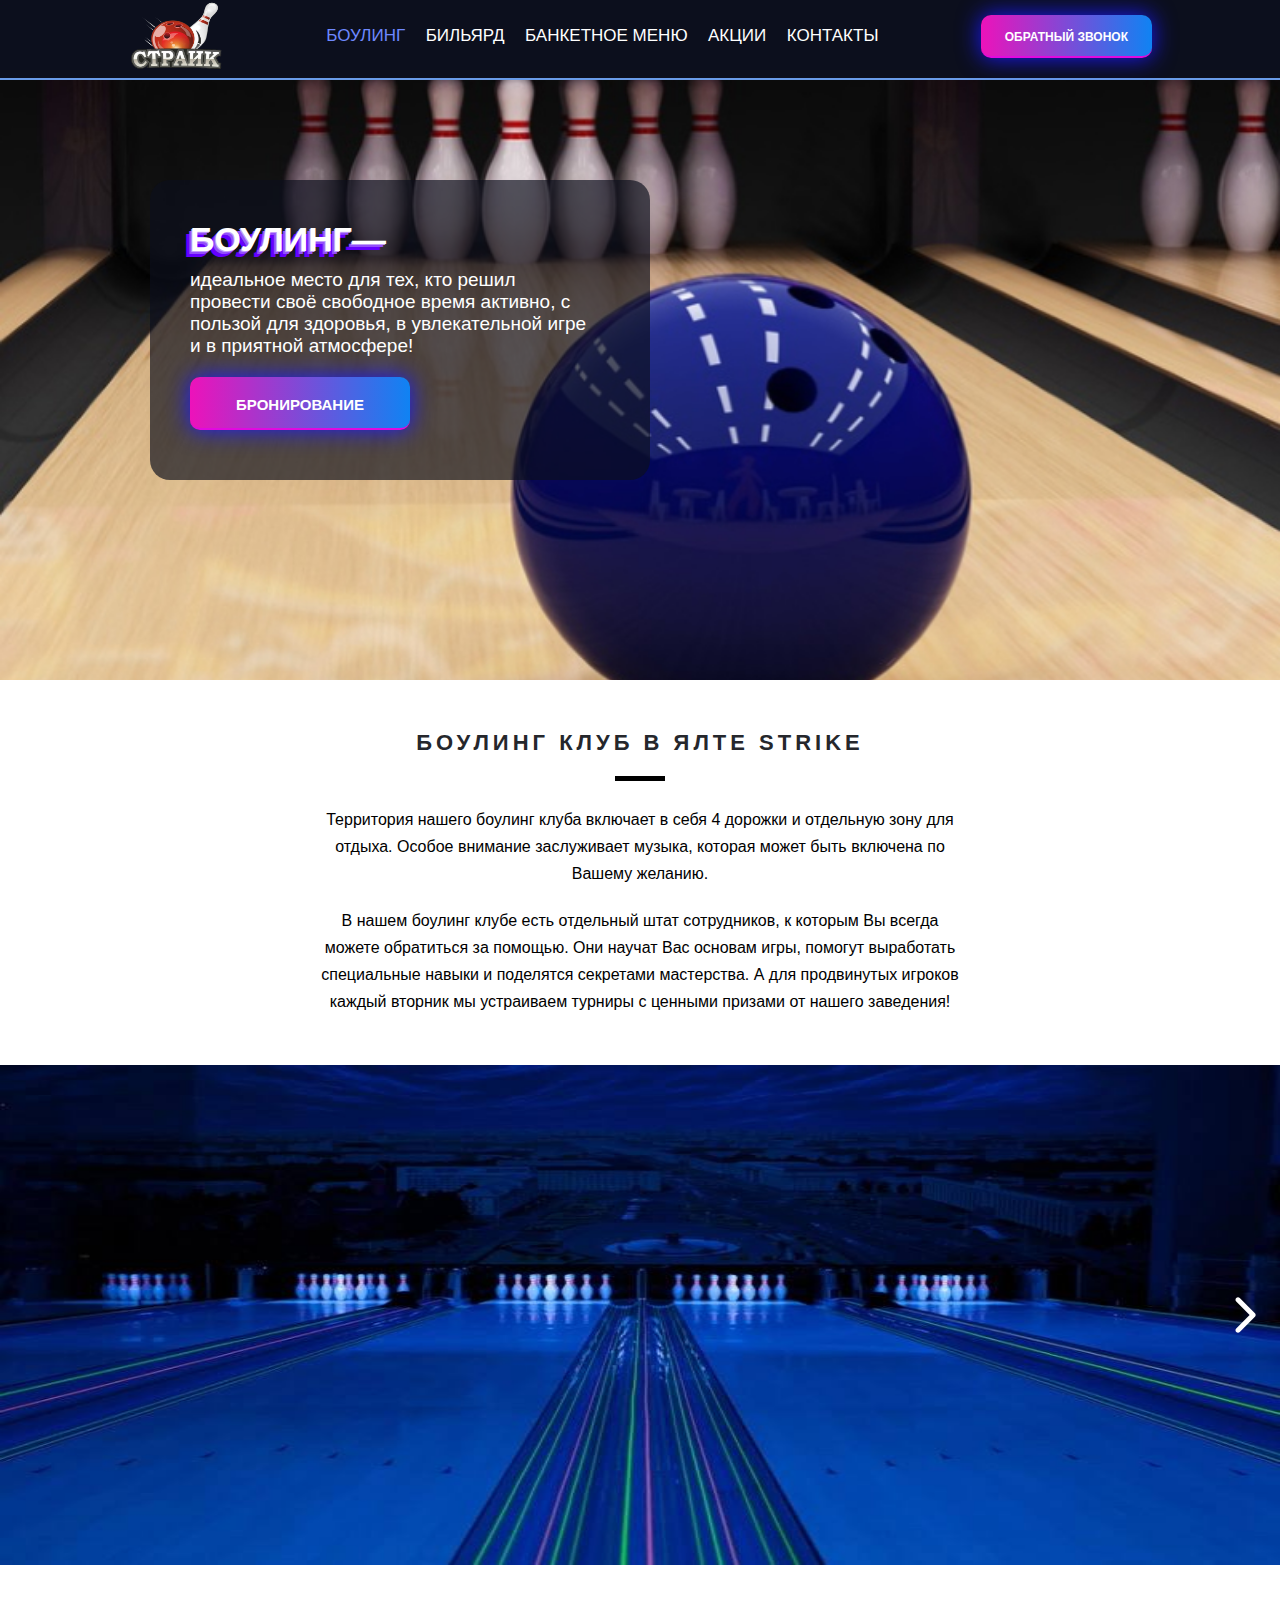
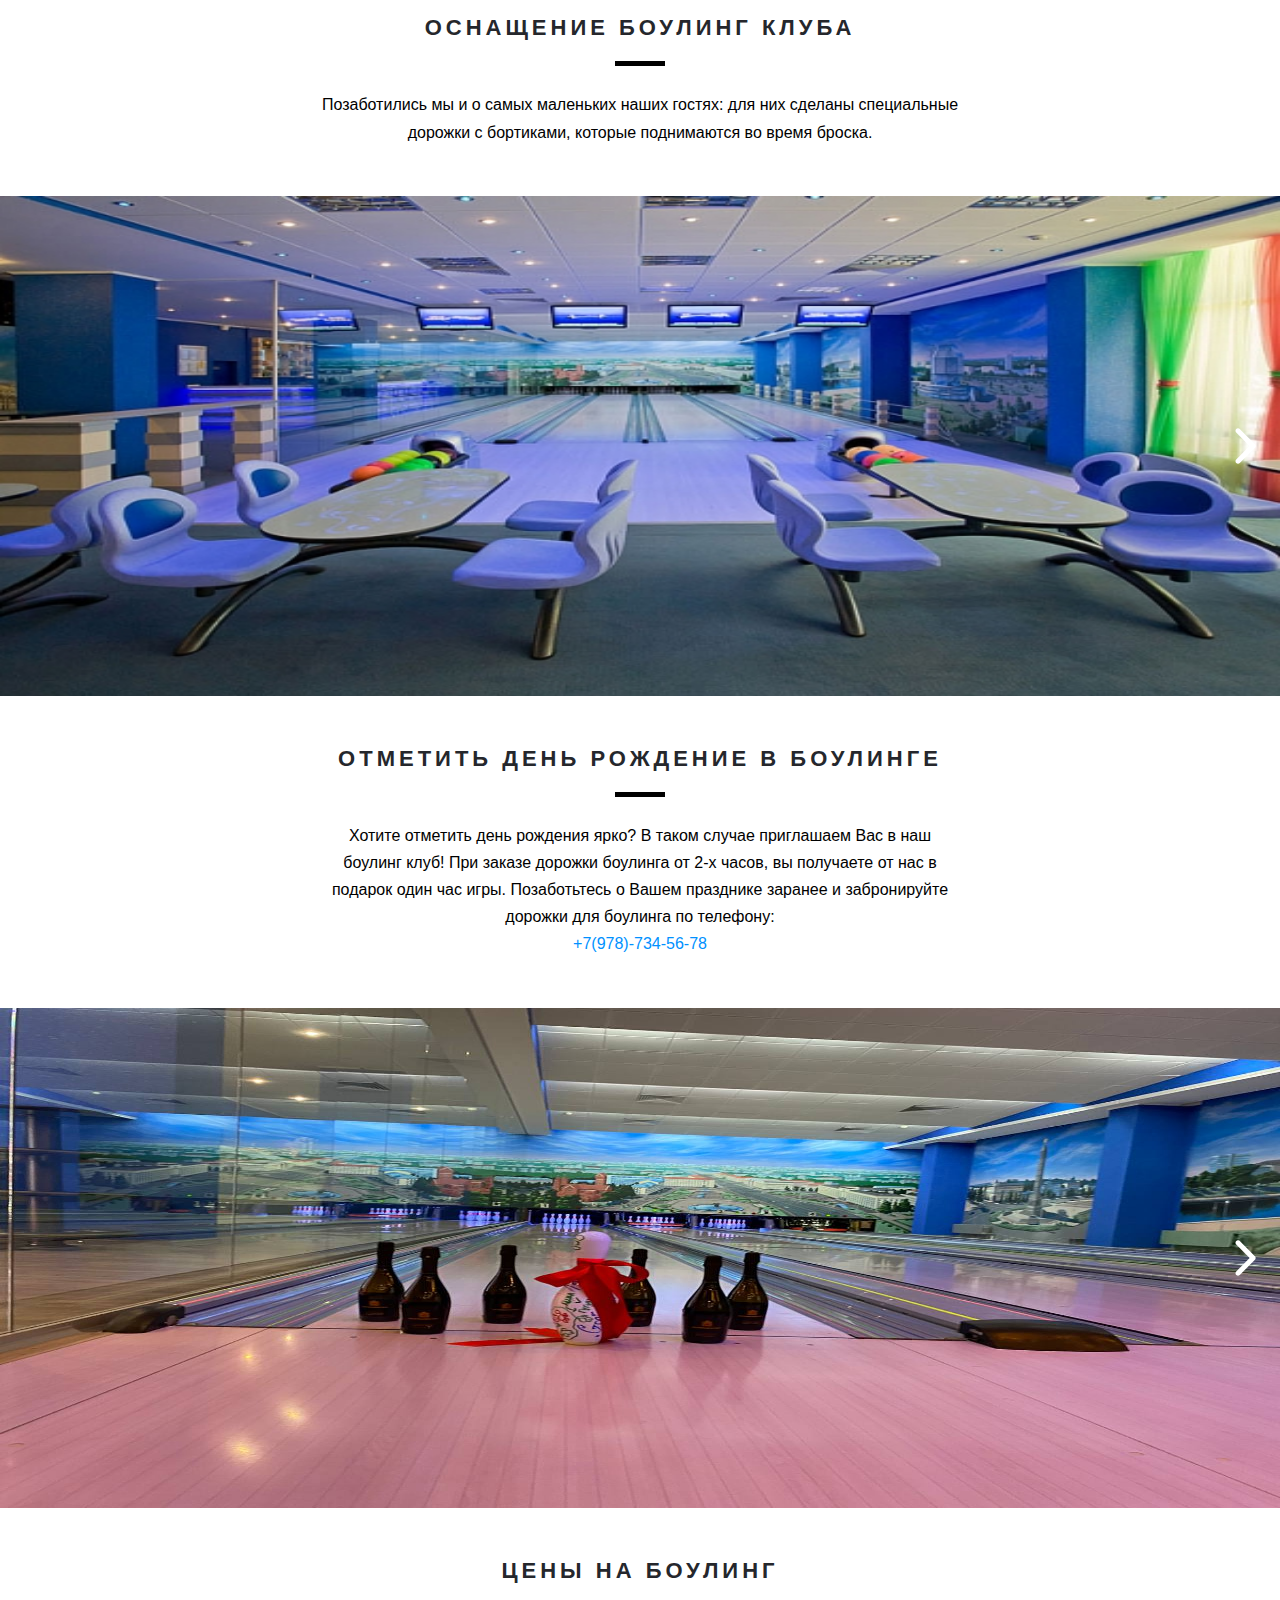
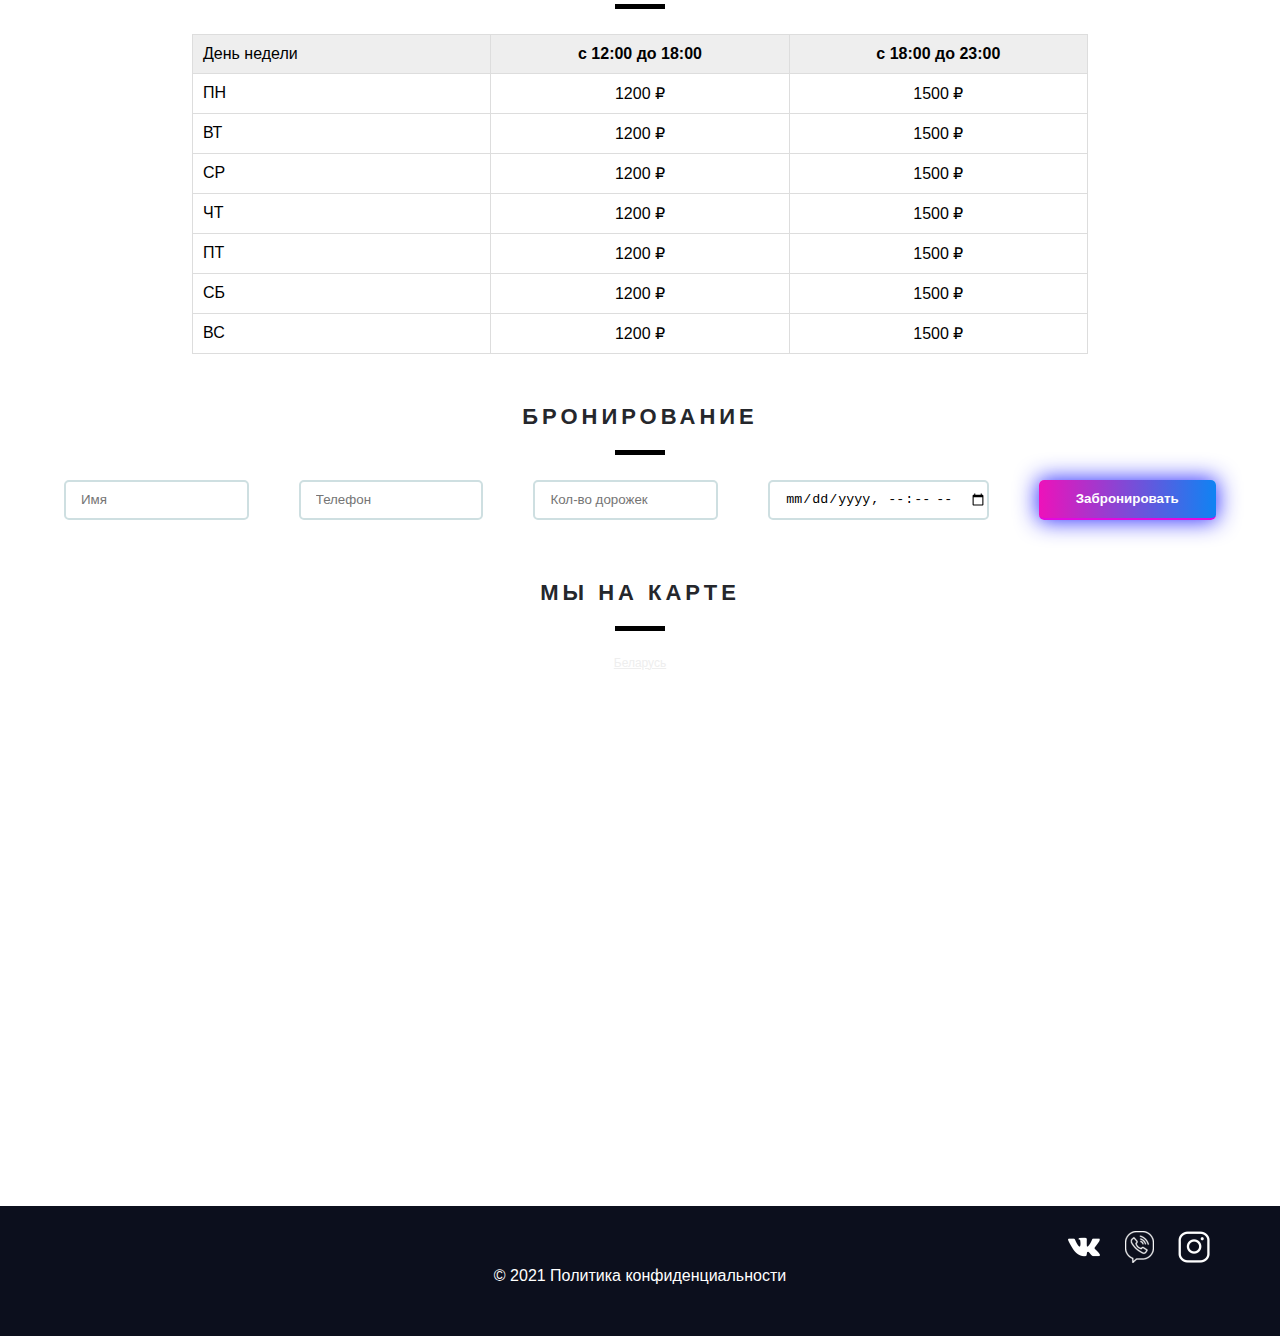
<file: index.html>
<!DOCTYPE html>
<html lang="en">
<head>
    <meta charset="UTF-8">
    <meta http-equiv="X-UA-Compatible" content="IE=edge">
    <meta name="viewport" content="width=device-width, initial-scale=1.0">
    <meta name="keywords" content="Боулинг, Ялта, Кореиз, Цены, Клуб">
    <meta name="description" content="Хочешь активно провести время? Любишь боулинг и дух соперничества? Тогда будем рады видеть тебя у нас в гостях! Кафе и бар | Скидки | Проведение детский праздников и корпоративов в боулинг клубе Strike">
    <link rel="stylesheet" href="header.css">
    <link rel="stylesheet" href="style.css">
    <link rel="stylesheet" href="slider.css">
    <link rel="stylesheet" href="table-price.css">
    <link rel="stylesheet" href="form.css">
    <link rel="stylesheet" href="footer.css">
    <link rel="stylesheet" href="modal.css">
    <link rel="stylesheet" href="result.css">
    <title>Боулинг в Ялте | Боулинг клуб Strike</title>
</head>
<body>
    <header class="header">
        <div class="header-container">
            <div class="logo"><img src="png/bouling.png"  class="bouling-img"alt="aa"></div>
            <nav class="navigation">
               <div class="nav-bar">
                <a href="index.html" class="active">Боулинг</a>
                <a href="bilyard.html">Бильярд</a>
                <a href="png/menu_compressed.pdf" target="_blank">Банкетное меню</a>
                <a href="share.html">Акции</a>
                <a href="contacts.html">Контакты</a>
               </div>
            </nav>
            <div class="book">
                    <button id="myBtn">обратный звонок</button>
            </div>
            <div class="menu"><img src="svg/menu.svg" alt="menu"></div>
            <div class="menuOpen">
                <div class="relativeContainer">
                    <img src="svg/close.svg" alt="close" class="menuClose">
                </div>
                <a href="index.html" class="active">Боулинг</a>
                <a href="bilyard.html">Бильярд</a>
                <a href="png/menu_compressed.pdf" target="_blank">Банкетное меню</a>
                <a href="share.html">Акции</a>
                <a href="contacts.html">Контакты</a>
            </div>
        </div>
    </header>
    <div class="main-container">
        <main class="main">
            <div class="first-info">
                <div class="first-info-container">
                    <div class="first-info-elem">
                        <h2>БОУЛИНГ—</h2>
                    <p>идеальное место для тех, кто решил провести своё свободное время активно, с пользой для здоровья, в увлекательной игре и в приятной атмосфере!</p>
                        <div class="elem-btn">
                            <button class="first-info-button">Бронирование</button>
                        </div>
                    </div>                    
                </div>
            </div>
            <div class="about-block">
                <section class="about-container">
                    <h1>Боулинг клуб в Ялте Strike</h1>
                    <p>Территория нашего боулинг клуба включает в себя 4 дорожки и отдельную зону для отдыха. Особое внимание заслуживает музыка, которая может быть включена по Вашему желанию.</p>
                    <p class="p">В нашем боулинг клубе есть отдельный штат сотрудников, к которым Вы всегда можете обратиться за помощью. Они научат Вас основам игры, помогут выработать специальные навыки и поделятся секретами мастерства. А для продвинутых игроков каждый вторник мы устраиваем турниры с ценными призами от нашего заведения!</p>
                </section>
            </div>
            <div class="slider-block"> 
                <div class="slider-container">
                    <div class="slider slider-1">
                        <div class="button-slider button-right">
                            <img src="angle-icon-right.svg" alt="rig">
                        </div>
                        <div class=" button-slider button-left">
                            <img src="angle-left-icon.svg" alt="lef">
                        </div>
                        <div class="slider_inner">
                            <div class="slider-elem">
                                <img src="img/slider1-1.jpg" alt="1">
                            </div>
                            <div class="slider-elem">
                                <img src="img/4.jpg" alt="1">
                            </div>
                            <div class="slider-elem">
                                <img src="img/9.jpeg" alt="1" class="kostul">
                            </div>
                        </div>
                    </div>
                </div>
            </div>
            <div class="about-block">
                <section class="about-container">
                    <h1>Оснащение боулинг клуба</h1>
                    <p class="p">Позаботились мы и о самых маленьких наших гостях: для них сделаны специальные дорожки с бортиками, которые поднимаются во время броска.</p>
                </section>
            </div>
            <div class="slider-block">
                <div class="slider-container">
                    <div class="slider">
                        <div class="button-slider button-right">
                            <img src="angle-icon-right.svg" alt="rig">
                        </div>
                        <div class=" button-slider button-left">
                            <img src="angle-left-icon.svg" alt="lef">
                        </div>
                        <div class="slider_inner">
                            <div class="slider-elem">
                                <img src="img/2.jpg" alt="1">
                            </div>
                            <div class="slider-elem">
                                <img src="img/6.jpeg" alt="1">
                            </div>
                            <div class="slider-elem">
                                <img src="img/5.jpg" alt="1">
                            </div>
                        </div>
                    </div>
                </div>
            </div>
            <div class="about-block">
                <section class="about-container">
                    <h1>Отметить день рождение в боулинге</h1>
                    <p class="p">Хотите отметить день рождения ярко? В таком случае приглашаем Вас в наш боулинг клуб!  При заказе дорожки боулинга от 2-х часов, вы получаете от нас в подарок один час игры. Позаботьтесь о Вашем празднике заранее и забронируйте дорожки для боулинга по телефону: <br><a href="tel:+79787345678">+7(978)-734-56-78</a></p>
                </section>
            </div>
            <div class="slider-block">
                <div class="slider-container">
                    <div class="slider">
                        <div class="button-slider button-right">
                            <img src="angle-icon-right.svg" alt="rig">
                        </div>
                        <div class=" button-slider button-left">
                            <img src="angle-left-icon.svg" alt="lef">
                        </div>
                        <div class="slider_inner">
                            <div class="slider-elem">
                                <img src="img/7.jpeg" alt="1">
                            </div>
                            <div class="slider-elem">
                                <img src="img/bar.jpg" alt="1">
                            </div>
                            <div class="slider-elem">
                                <img src="img/8.jpeg" alt="1" class="kostul">
                            </div>
                        </div>
                    </div>
                </div>
            </div>
            <div class="about-block">
                <section class="about-container about-table">
                    <h1>Цены на боулинг</h1>
                    <table class="price-table">
                        <thead>
                            <tr>
                                <td class="left">День недели</td>
                                <td>с 12:00 до 18:00</td>
                                <td>с 18:00 до 23:00</td>
                            </tr>
                        </thead>
                        <tbody>
                            <tr>
                                <td class="left">ПН</td>
                                <td>1200 &#8381</td>
                                <td>1500 &#8381</td>
                            </tr>
                            <tr>
                                <td class="left">ВТ</td>
                                <td>1200 &#8381</td>
                                <td>1500 &#8381</td>
                            </tr>
                            <tr>
                                <td class="left">СР</td>
                                <td>1200 &#8381</td>
                                <td>1500 &#8381</td>
                            </tr>
                            <tr>
                                <td class="left">ЧТ</td>
                                <td>1200 &#8381</td>
                                <td>1500 &#8381</td>
                            </tr>
                            <tr>
                                <td class="left">ПТ</td>
                                <td>1200 &#8381</td>
                                <td>1500 &#8381</td>
                            </tr>
                            <tr>
                                <td class="left">СБ</td>
                                <td>1200 &#8381</td>
                                <td>1500 &#8381</td>
                            </tr>
                            <tr>
                                <td class="left">ВС</td>
                                <td>1200 &#8381</td>
                                <td>1500 &#8381</td>
                            </tr>
                        </tbody>
                    </table>
                </section>
            </div>
            <div class="about-block ">
                <section class= "form-block">
                    <h1>Бронирование</h1>
                    <form action="/js/telegram.php" class="form" method="post">
                        <input type="text" class="name" name="user_name" placeholder="Имя">
                        <input type="tel" class="tel" name="user_phone" placeholder="Телефон">
                        <input type="number" class="amout" name="user_amout" placeholder="Кол-во дорожек" min = "1" max="5">
                        <input type="datetime-local" class="datetime" name="user_date">
                        <button class="btn" type="button">Забронировать</button>
                    </form>
                </section>
            </div>

            <div class="map">
                <h1>Мы на карте</h1>
                <div style="position:relative;overflow:hidden;display: flex;justify-content: center;"><a href="https://yandex.ru/maps/org/belarus/209547733076/?utm_medium=mapframe&utm_source=maps" style="color:#eee;font-size:12px;position:absolute;top:0px;">Беларусь</a><iframe src="https://yandex.ru/map-widget/v1/-/CCUZ6XSo~C" width="100%" height="550" frameborder="0" allowfullscreen="true" style="position:relative;"></iframe></div>
            </div>
            <div class="div" id="resultForm"></div>
        </main>
        <footer class="footer">
            <div class="footer-container">
                <div class="social">
                    <a href="https://vk.com/strikeclub1" target="_blank"><img src="png/vk.png" alt="vk"></a>
                    <a href="https://invite.viber.com/?g2=AQAHSa50A9vBj09d4tySoXbr870QiP3CJXdhqdCVG3C9sjC%2F16XV3Hk0kw42au2q" target="_blank"><img src="png/viber.png" alt="vi"></a>
                    <a href="#"><img src="png/instagram.png" alt="inst"></a>
                </div>
            </div>
            <div class="copyright">
                <p>© 2021 Политика конфиденциальности</p>
            </div>
        </footer>
    </div>
            <div id="myModal" class="modal">
                <div class="box">
                    <div class="modal-content">
                        <form action="#" class="modal-form">
                            <div>
                                <input type="text" placeholder="Введите ваш номер.." name="callName" class="modal-tel">
                            </div>
                            <div>
                                <input type="text" placeholder="Ваше имя(необязательно)" name="callName" class="modal-name">
                            </div>
                            <input type="button" value="Заказать" class="modal-btn">
                            
                        </form>
                        
                    </div>
                    
                </div>
                <div class="close"><img src="png/cancel_FILL1_wght100_GRAD0_opsz48.svg" alt="cancel"></div>
                    
            </div>
    <div class="result-container">
        <div class="ok agree">
            <div class="ok-container">
                <div class="result-logo">
                    <img src="svg/check.svg" alt="ok">
                </div>
                <div class="text"><h4>Успешно!</h4>
                    <p>Ваша заявка принята</p>
                </div>
            </div>
            <div class="container-buttom">
                <div class="result-button">
                    <button>OK</button>
                </div>
            </div>
        </div>
        <div class="oops eror">
            <div class="ok-container">
                <div class="result-logo">
                    <img src="svg/eror.svg" alt="eror">
                </div>
                <div class="text"><h4>Ошибка!</h4>
                    <p>Попробуйте позже.</p>
                </div>
            </div>
            <div class="container-buttom">
                <div class="result-button">
                    <button>OK</button>
                </div>
            </div>
        </div>
    </div>
    <script src="https://ajax.googleapis.com/ajax/libs/jquery/1.11.3/jquery.min.js"></script>
    <script src="https://maxcdn.bootstrapcdn.com/bootstrap/3.3.6/js/bootstrap.min.js"></script>
    <!-- IE10 viewport hack for Surface/desktop Windows 8 bug -->

    <script src="js/main.js" type="module"></script>
</body>
</html>
</file>
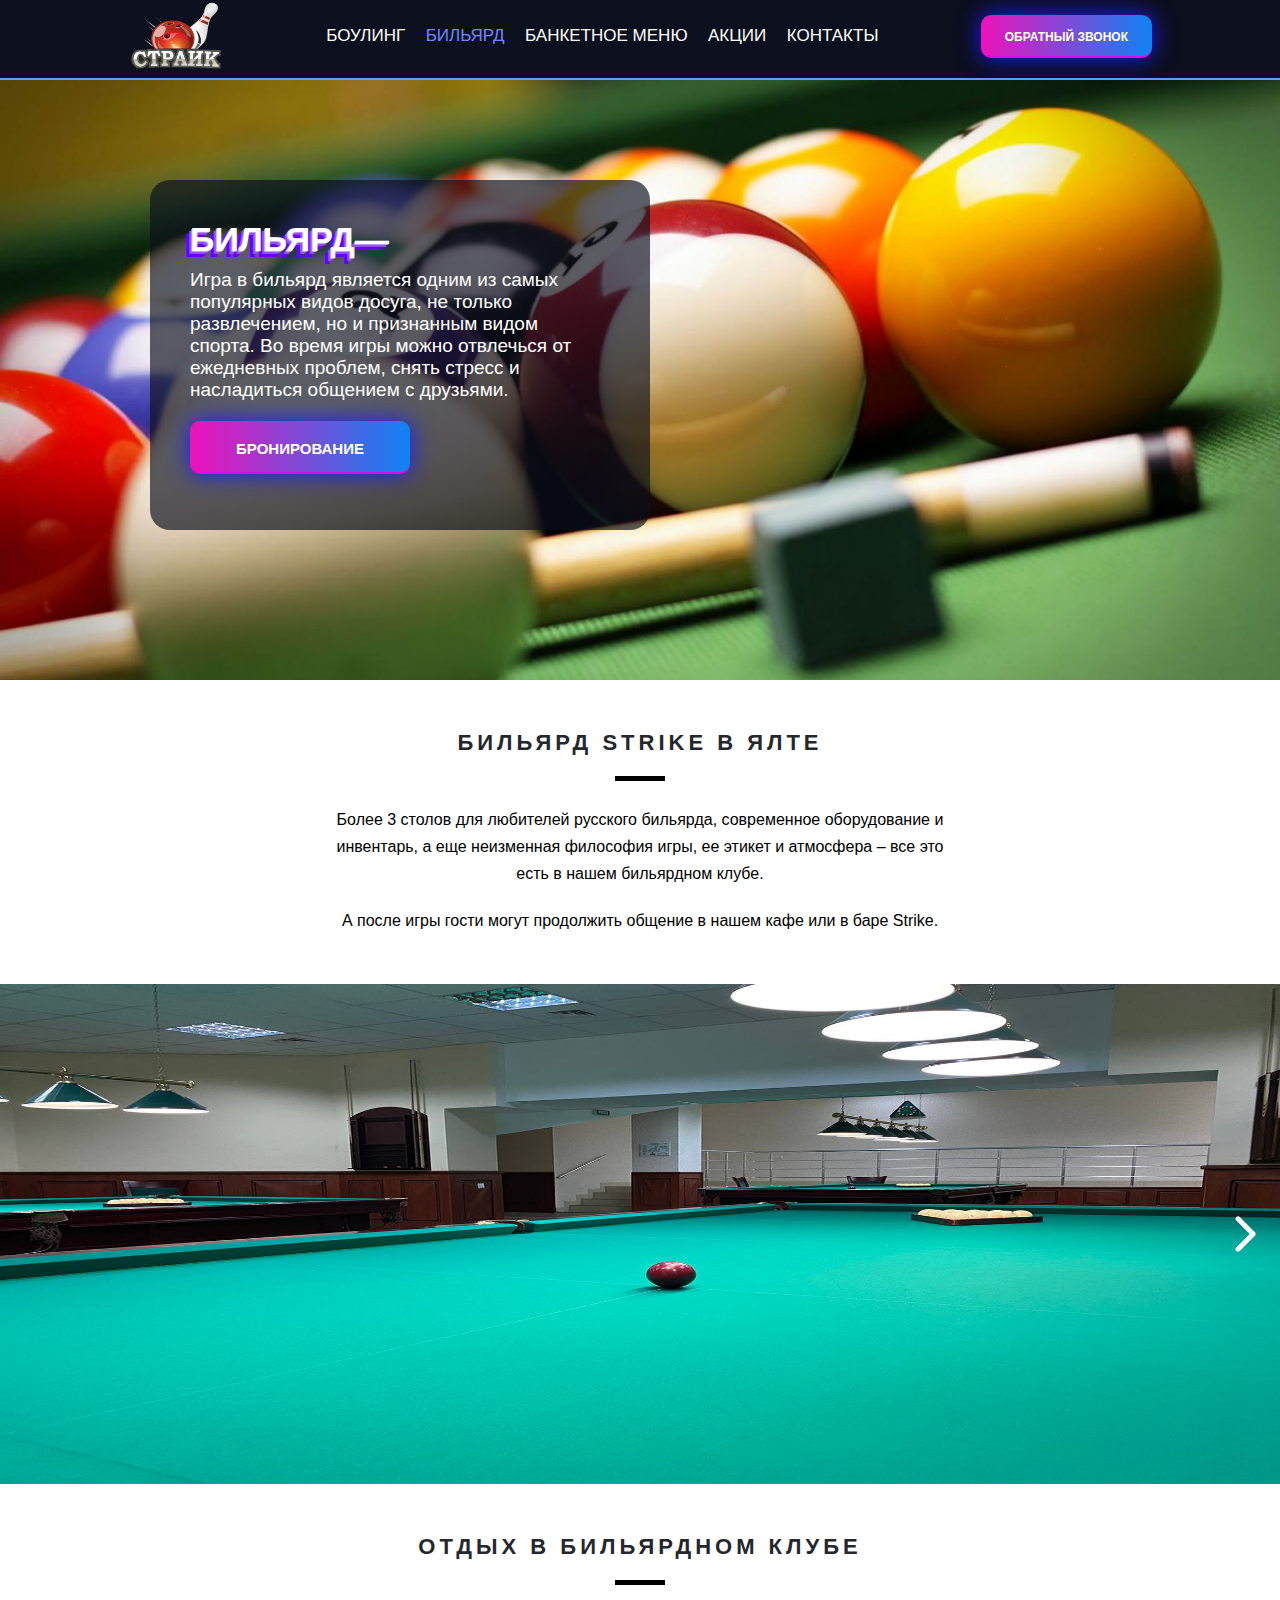
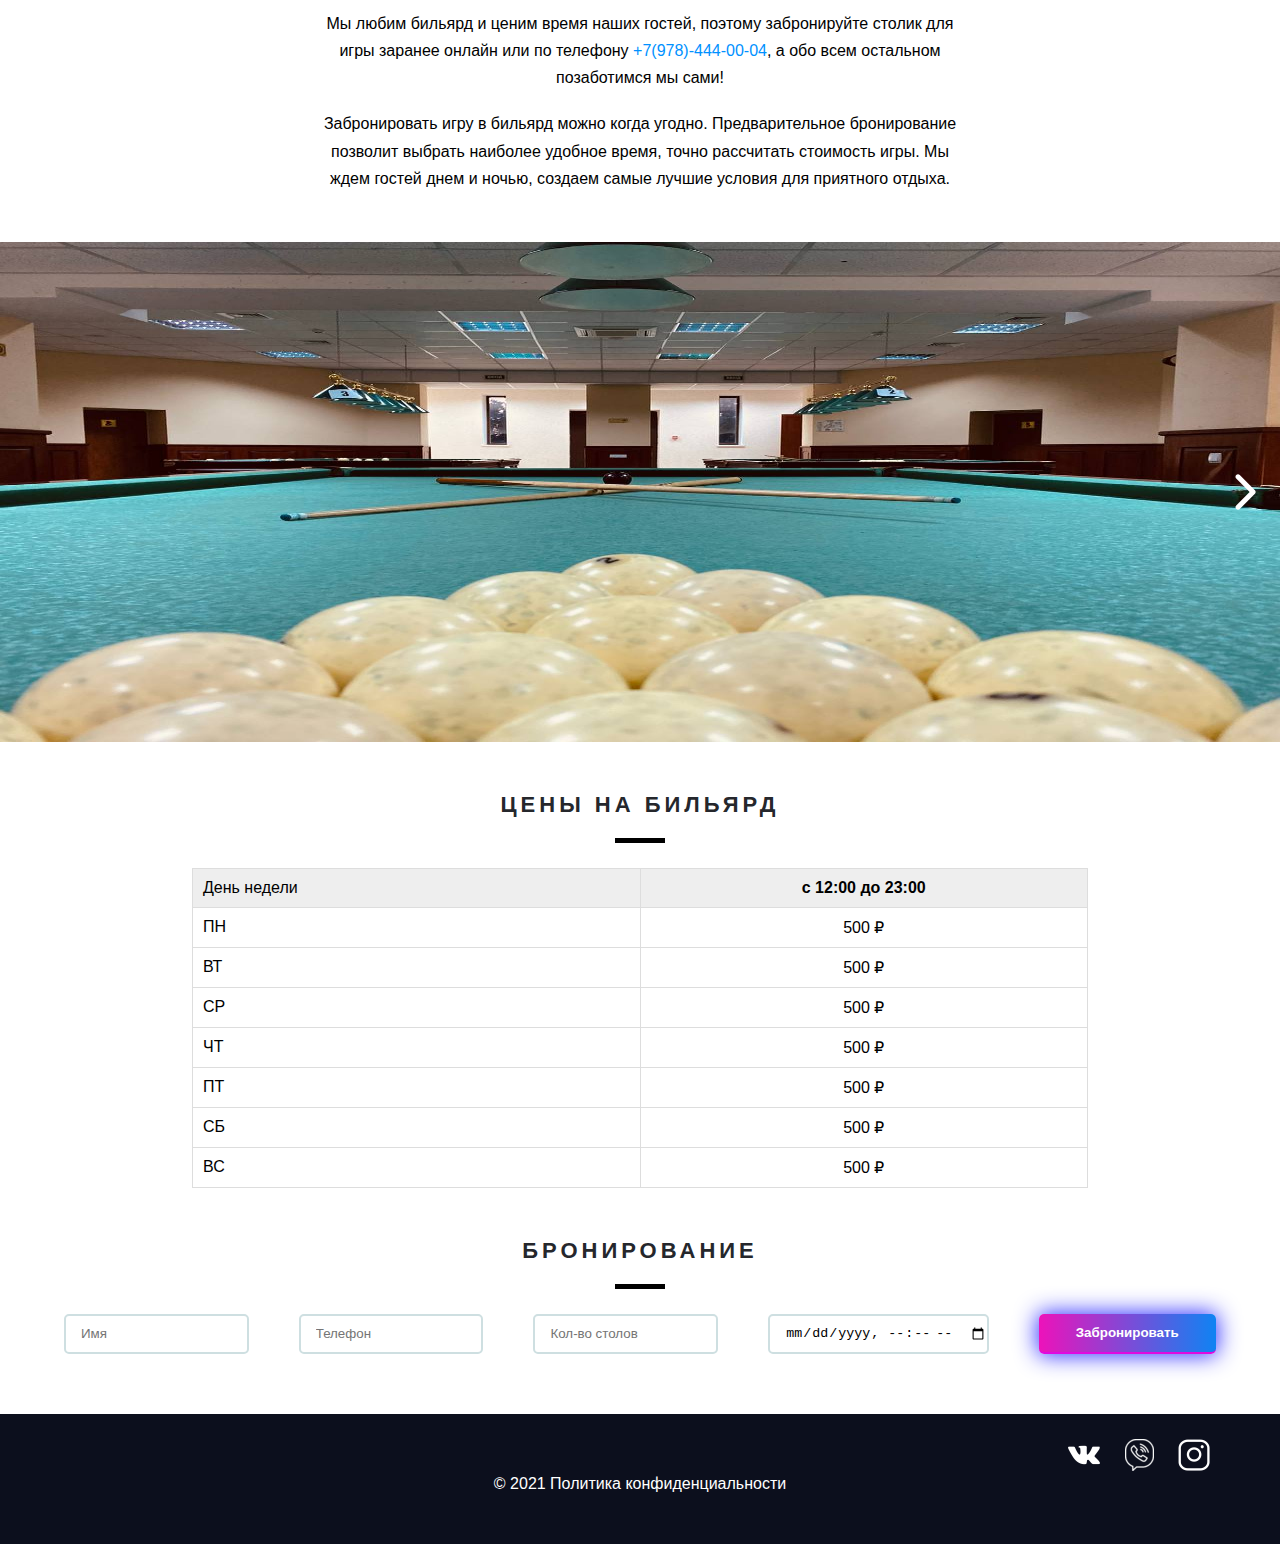
<file: bilyard.html>
<!DOCTYPE html>
<html lang="en">
<head>
    <meta charset="UTF-8">
    <meta http-equiv="X-UA-Compatible" content="IE=edge">
    <meta name="viewport" content="width=device-width, initial-scale=1.0">
    <meta name="description" content="Любите поиграть в бильярд? В нашем клубе - вы сможете не только поиграть, но и найти друзей по духу! В нашем клубе чтят философию, этикет и атмосферу игры! Ждем вас ежедневно с 12:00 до 23:00">
    <meta name="keywords" content="Бильярд, Ялта, Кореиз, Strike, Бар">
    <link rel="stylesheet" href="header.css">
    <link rel="stylesheet" href="footer.css">
    <link rel="stylesheet" href="bilyard.css">
    <link rel="stylesheet" href="slider.css">
    <link rel="stylesheet" href="table-price.css">
    <link rel="stylesheet" href="form.css">
    <link rel="stylesheet" href="modal.css">
    <link rel="stylesheet" href="result.css">
    <title>Бильярд в Ялте | Бильярд от 500 руб.</title>
</head>
<body>
    <header class="header">
        <div class="header-container">
            <div class="logo"><img src="png/bouling.png"  class="bouling-img"alt="aa"></div>
            <nav class="navigation">
               <div class="nav-bar">
                <a href="index.html">Боулинг</a>
                <a href="bilyard.html" class="active">Бильярд</a>
                <a href="png/menu_compressed.pdf" target="_blank">Банкетное меню</a>
                <a href="share.html">Акции</a>
                <a href="contacts.html">Контакты</a>
               </div>
            </nav>
            <div class="book">
                    <button id="myBtn">обратный звонок</button>
            </div>
            <div class="menu"><img src="svg/menu.svg" alt="menu"></div>
            <div class="menuOpen">
                <div class="relativeContainer">
                <img src="svg/close.svg" alt="close" class="menuClose">
            </div>
            <a href="index.html">Боулинг</a>
            <a href="bilyard.html" class="active">Бильярд</a>
            <a href="png/menu_compressed.pdf" target="_blank">Банкетное меню</a>
            <a href="share.html">Акции</a>
            <a href="contacts.html">Контакты</a>
        </div>
        </div>
    </header>
    <main>
        <div class="first-info">
            <div class="first-info-container">
                <div class="first-info-elem">
                    <h2>БИЛЬЯРД—</h2>
                <p>Игра в бильярд является одним из самых популярных видов досуга, не только развлечением, но и признанным видом спорта. Во время игры можно отвлечься от ежедневных проблем, снять стресс и насладиться общением с друзьями.</p>
                    <div class="elem-btn">
                        <button class="first-info-button">Бронирование</button>
                    </div>
                </div>                    
            </div>
        </div>
        <div class="about-block">
            <section class="about-container">
                <h1>Бильярд  Strike в Ялте</h1>
                <p>Более 3 столов для любителей русского бильярда, современное оборудование и инвентарь, а еще неизменная философия игры, ее этикет и атмосфера – все это есть в нашем бильярдном клубе.</p>
                <p class="p">А после игры гости могут продолжить общение в нашем кафе или в баре Strike.</p>
            </section>
        </div>
        <div class="slider-block">
            <div class="slider-container">
                <div class="slider">
                    <div class="button-slider button-right">
                        <img src="angle-icon-right.svg" alt="rig">
                    </div>
                    <div class=" button-slider button-left">
                        <img src="angle-left-icon.svg" alt="lef">
                    </div>
                    <div class="slider_inner">
                        <div class="slider-elem">
                            <img src="img/bilyard-1.jpeg" alt="1">
                        </div>
                        <div class="slider-elem">
                            <img src="img/bilyard-2.jpeg" alt="1">
                        </div>
                        <div class="slider-elem">
                            <img src="img/bilyard-4.jpeg" alt="1">
                        </div>
                    </div>
                </div>
            </div>
        </div>
        <div class="about-block">
            <section class="about-container">
                <h1>ОТДЫХ В БИЛЬЯРДНОМ КЛУБЕ</h1>
                <p class="p">Мы любим бильярд и ценим время наших гостей, поэтому забронируйте столик для игры заранее онлайн или по телефону <a href="tel:+79784440004">+7(978)-444-00-04</a>, а обо всем остальном позаботимся мы сами!</p>
                <p class="p">Забронировать игру в бильярд можно когда угодно. Предварительное бронирование позволит выбрать наиболее удобное время, точно рассчитать стоимость игры. Мы ждем гостей днем и ночью, создаем самые лучшие условия для приятного отдыха.</p>
            </section>
        </div>
        <div class="slider-block">
            <div class="slider-container">
                <div class="slider">
                    <div class="button-slider button-right">
                        <img src="angle-icon-right.svg" alt="rig">
                    </div>
                    <div class=" button-slider button-left">
                        <img src="angle-left-icon.svg" alt="lef">
                    </div>
                    <div class="slider_inner">
                        <div class="slider-elem">
                            <img src="img/bilyard-5.jpeg" alt="1">
                        </div>
                        <div class="slider-elem">
                            <img src="img/bilyard-3.jpeg" alt="1">
                        </div>
                        <div class="slider-elem">
                            <img src="img/bilyard.jpg" alt="1" class="kostul">
                        </div>
                    </div>
                </div>
            </div>
        </div>
        <div class="about-block">
            <section class="about-container about-table">
                <h1>Цены на бильярд</h1>
                <table class="price-table">
                    <thead>
                        <tr>
                            <td class="left">День недели</td>
                            <td>с 12:00 до 23:00</td>
                        </tr>
                    </thead>
                    <tbody>
                        <tr>
                            <td class="left">ПН</td>
                            <td>500 &#8381</td>
                        </tr>
                        <tr>
                            <td class="left">ВТ</td>
                            <td>500 &#8381</td>
                        </tr>
                        <tr>
                            <td class="left">СР</td>
                            <td>500 &#8381</td>
                        </tr>
                        <tr>
                            <td class="left">ЧТ</td>
                            <td>500 &#8381</td>
                        </tr>
                        <tr>
                            <td class="left">ПТ</td>
                            <td>500 &#8381</td>
                        </tr>
                        <tr>
                            <td class="left">СБ</td>
                            <td>500 &#8381</td>
                        </tr>
                        <tr>
                            <td class="left">ВС</td>
                            <td>500 &#8381</td>
                        </tr>
                    </tbody>
                </table>
            </section>
        </div>
        <div class="about-block ">
            <section class= "form-block">
                <h1>Бронирование</h1>
                <form action="/js/telegram.php" class="form" method="post">
                    <input type="text" class="name" name="user_name" placeholder="Имя">
                    <input type="tel" class="tel" name="user_phone" placeholder="Телефон">
                    <input type="number" class="amout" name="user_amout" placeholder="Кол-во столов" min="1" max="3">
                    <input type="datetime-local" class="datetime" name="user_date">
                    <button class="btn" type="button">Забронировать</button>
                </form>
            </section>
        </div>
    </main>
    <footer class="footer">
        <div class="footer-container">
            <div class="social">
                <a href="https://vk.com/strikeclub1" target="_blank"><img src="png/vk.png" alt="vk"></a>
                <a href="https://invite.viber.com/?g2=AQAHSa50A9vBj09d4tySoXbr870QiP3CJXdhqdCVG3C9sjC%2F16XV3Hk0kw42au2q" target="_blank"><img src="png/viber.png" alt="vi"></a>
                <a href="#"><img src="png/instagram.png" alt="inst"></a>
            </div>
        </div>
        <div class="copyright">
            <p>© 2021 Политика конфиденциальности</p>
        </div>
    </footer>
    <div id="myModal" class="modal">
        <div class="box">
            <div class="modal-content">
                <form action="#" class="modal-form">
                    <div>
                        <input type="text" placeholder="Введите ваш номер.." name="callName" class="modal-tel">
                    </div>
                    <div>
                        <input type="text" placeholder="Ваше имя(необязательно)" name="callName" class="modal-name">
                    </div>
                    <input type="button" value="Заказать" class="modal-btn">
                    
                </form>
                
            </div>
            
        </div>
        <div class="close"><img src="png/cancel_FILL1_wght100_GRAD0_opsz48.svg" alt="cancel"></div>
            
    </div>
    <div class="result-container">
        <div class="ok agree">
            <div class="ok-container">
                <div class="result-logo">
                    <img src="svg/check.svg" alt="ok">
                </div>
                <div class="text"><h4>Успешно!</h4>
                    <p>Ваша заявка принята</p>
                </div>
            </div>
            <div class="container-buttom">
                <div class="result-button">
                    <button>OK</button>
                </div>
            </div>
        </div>
        <div class="oops eror">
            <div class="ok-container">
                <div class="result-logo">
                    <img src="svg/eror.svg" alt="eror">
                </div>
                <div class="text"><h4>Ошибка!</h4>
                    <p>Попробуйте позже.</p>
                </div>
            </div>
            <div class="container-buttom">
                <div class="result-button">
                    <button>OK</button>
                </div>
            </div>
        </div>
    </div>
    <script src="js/bilyard.js" type="module"></script>
</body>
</html>
</file>
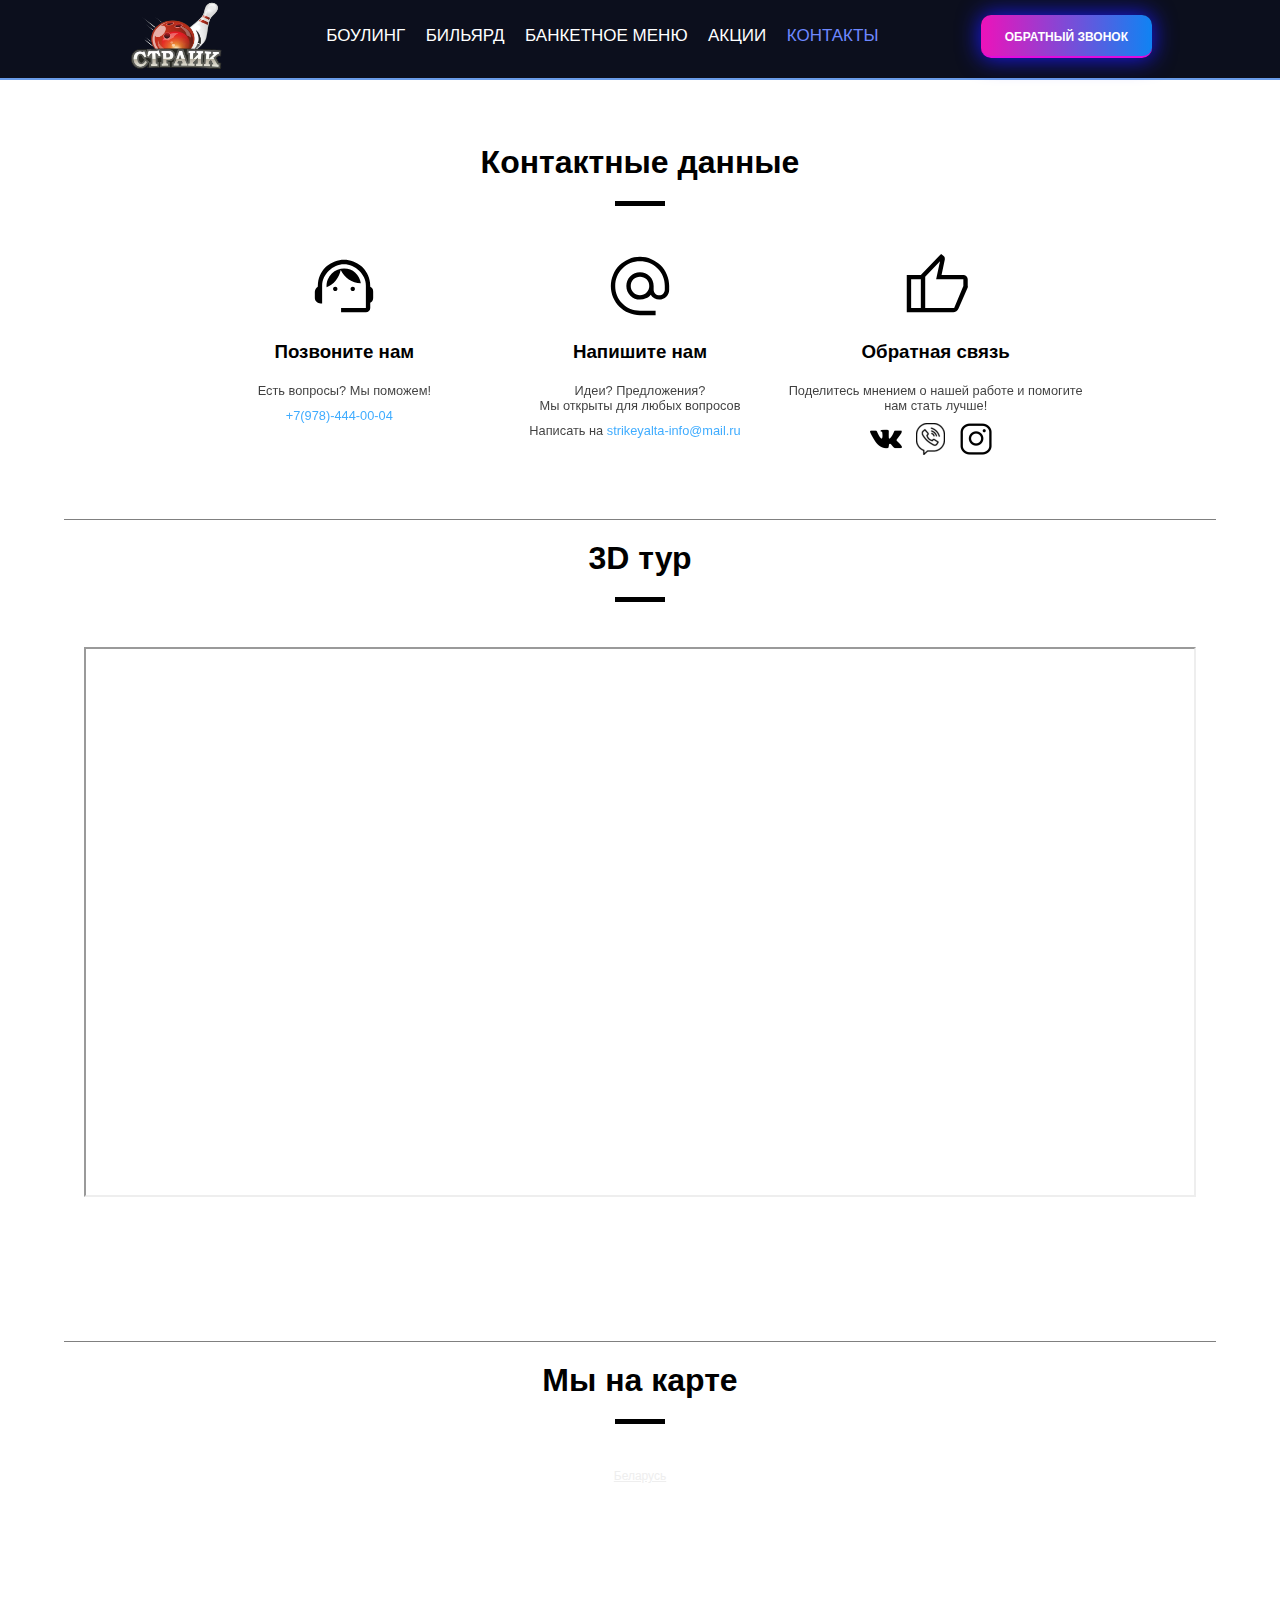
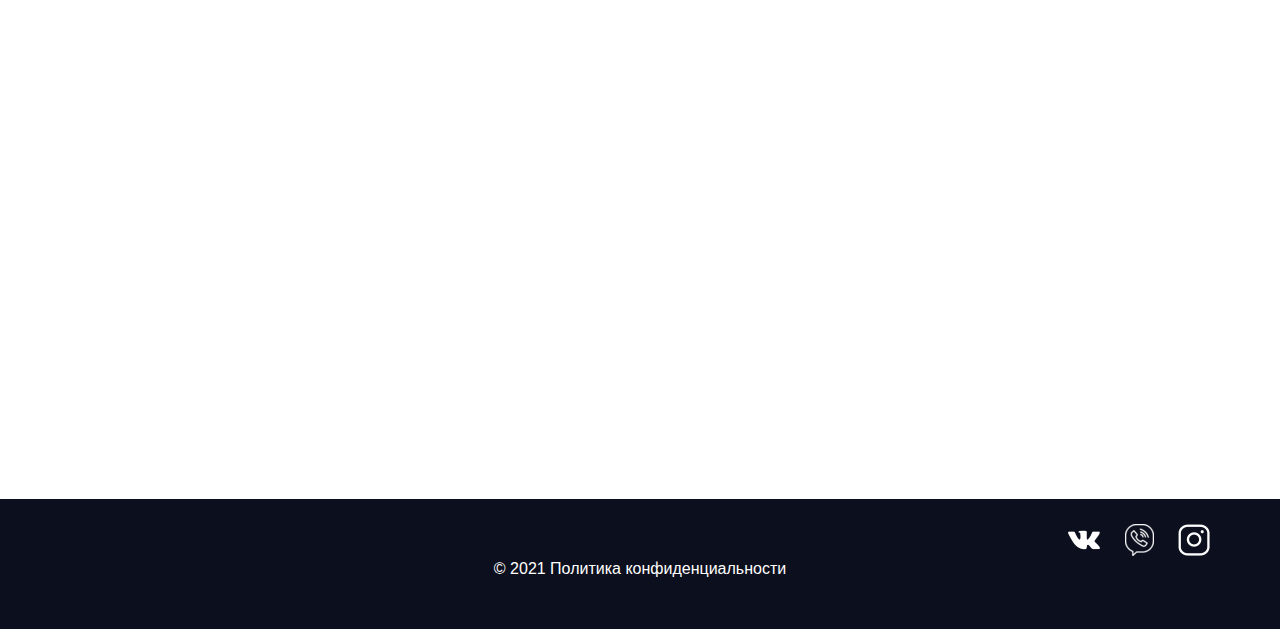
<file: contacts.html>
<!DOCTYPE html>
<html lang="en">
<head>
    <meta charset="UTF-8">
    <meta http-equiv="X-UA-Compatible" content="IE=edge">
    <meta name="viewport" content="width=device-width, initial-scale=1.0">
    <meta name="description" content="Боулинг клуб Strike ждет вас по адрессу Мисхорский спуск,5 п.г.т.Кореиз | Или по номеру телефона: +7(978)-444-00-04">
    <meta name="keywords" content="Боулинг, Ялта, Кореиз, Strike, Бар, Контакты">
    <link rel="stylesheet" href="header.css">
    <link rel="stylesheet" href="contacts.css">
    <link rel="stylesheet" href="result.css">
    <link rel="stylesheet" href="modal.css">
    <link rel="stylesheet" href="footer.css">
    <title>Боулинг клуб Strike | Контакты Strike</title>
</head>
<body>
    <header class="header">
        <div class="header-container">
            <div class="logo"><img src="png/bouling.png"  class="bouling-img"alt="aa"></div>
            <nav class="navigation">
               <div class="nav-bar">
                <a href="index.html">Боулинг</a>
                <a href="bilyard.html">Бильярд</a>
                <a href="png/menu_compressed.pdf" target="_blank">Банкетное меню</a>
                <a href="share.html">Акции</a>
                <a href="contacts.html" class="active">Контакты</a>
               </div>
            </nav>
            <div class="book">
                    <button id="myBtn">обратный звонок</button>
            </div>
            <div class="menu"><img src="svg/menu.svg" alt="menu"></div>
            <div class="menuOpen">
                <div class="relativeContainer">
                <img src="svg/close.svg" alt="close" class="menuClose">
            </div>
            <a href="index.html">Боулинг</a>
            <a href="bilyard.html">Бильярд</a>
            <a href="png/menu_compressed.pdf" target="_blank">Банкетное меню</a>
            <a href="share.html">Акции</a>
            <a href="contacts.html" class="active">Контакты</a>
        </div>
        </div>
    </header>
    <main class="container">
        <h1>Контактные данные</h1>
        <div class="contacts">
            <div class="call">
                <div class="img">
                    <?xml version="1.0" encoding="UTF-8"?>
<svg xmlns="http://www.w3.org/2000/svg" xmlns:xlink="http://www.w3.org/1999/xlink" width="70px" height="70px" viewBox="0 0 70 70" version="1.1">
<g id="surface1">
<path style=" stroke:none;fill-rule:nonzero;fill:rgb(0%,0%,0%);fill-opacity:1;" d="M 32.082031 61.25 L 32.082031 56.875 L 56.875 56.875 L 56.875 34.707031 C 56.875 31.890625 56.265625 29.179688 55.050781 26.578125 C 53.835938 23.976562 52.207031 21.679688 50.167969 19.6875 C 48.125 17.695312 45.792969 16.101562 43.167969 14.910156 C 40.542969 13.71875 37.820312 13.125 35 13.125 C 32.179688 13.125 29.457031 13.71875 26.832031 14.910156 C 24.207031 16.101562 21.875 17.695312 19.832031 19.6875 C 17.792969 21.679688 16.164062 23.976562 14.949219 26.578125 C 13.734375 29.179688 13.125 31.890625 13.125 34.707031 L 13.125 52.5 L 11.667969 52.5 C 10.0625 52.5 8.6875 51.929688 7.546875 50.785156 C 6.40625 49.644531 5.832031 48.269531 5.832031 46.667969 L 5.832031 40.832031 C 5.832031 39.714844 6.101562 38.730469 6.636719 37.878906 C 7.171875 37.03125 7.875 36.335938 8.75 35.800781 L 8.96875 31.9375 C 9.40625 28.390625 10.414062 25.179688 11.996094 22.3125 C 13.574219 19.445312 15.542969 17.015625 17.902344 15.019531 C 20.257812 13.027344 22.90625 11.484375 25.847656 10.390625 C 28.789062 9.296875 31.839844 8.75 35 8.75 C 38.207031 8.75 41.28125 9.296875 44.222656 10.390625 C 47.164062 11.484375 49.800781 13.039062 52.136719 15.058594 C 54.46875 17.074219 56.425781 19.503906 58.003906 22.347656 C 59.585938 25.191406 60.59375 28.363281 61.03125 31.863281 L 61.25 35.65625 C 62.125 36.09375 62.828125 36.738281 63.363281 37.589844 C 63.898438 38.4375 64.167969 39.375 64.167969 40.394531 L 64.167969 47.105469 C 64.167969 48.171875 63.898438 49.121094 63.363281 49.949219 C 62.828125 50.773438 62.125 51.40625 61.25 51.84375 L 61.25 56.875 C 61.25 58.089844 60.824219 59.125 59.972656 59.972656 C 59.125 60.824219 58.089844 61.25 56.875 61.25 Z M 26.25 40.105469 C 25.667969 40.105469 25.15625 39.886719 24.71875 39.449219 C 24.28125 39.011719 24.0625 38.476562 24.0625 37.84375 C 24.0625 37.261719 24.28125 36.761719 24.71875 36.347656 C 25.15625 35.9375 25.691406 35.730469 26.324219 35.730469 C 26.90625 35.730469 27.40625 35.9375 27.816406 36.347656 C 28.230469 36.761719 28.4375 37.285156 28.4375 37.917969 C 28.4375 38.5 28.230469 39.011719 27.816406 39.449219 C 27.40625 39.886719 26.882812 40.105469 26.25 40.105469 Z M 43.75 40.105469 C 43.167969 40.105469 42.65625 39.886719 42.21875 39.449219 C 41.78125 39.011719 41.5625 38.476562 41.5625 37.84375 C 41.5625 37.261719 41.78125 36.761719 42.21875 36.347656 C 42.65625 35.9375 43.191406 35.730469 43.824219 35.730469 C 44.40625 35.730469 44.90625 35.9375 45.316406 36.347656 C 45.730469 36.761719 45.9375 37.285156 45.9375 37.917969 C 45.9375 38.5 45.730469 39.011719 45.316406 39.449219 C 44.90625 39.886719 44.382812 40.105469 43.75 40.105469 Z M 17.574219 36.3125 C 17.378906 33.445312 17.78125 30.84375 18.777344 28.511719 C 19.773438 26.175781 21.109375 24.195312 22.785156 22.566406 C 24.464844 20.9375 26.394531 19.6875 28.582031 18.8125 C 30.769531 17.9375 32.957031 17.5 35.144531 17.5 C 39.570312 17.5 43.289062 18.898438 46.300781 21.691406 C 49.316406 24.488281 51.164062 27.976562 51.84375 32.15625 C 47.273438 32.109375 43.25 30.878906 39.777344 28.472656 C 36.300781 26.066406 33.613281 22.945312 31.71875 19.105469 C 30.941406 23.042969 29.300781 26.53125 26.796875 29.566406 C 24.292969 32.605469 21.21875 34.855469 17.574219 36.3125 Z M 17.574219 36.3125 "/>
</g>
</svg>
                </div>
                <div class="text">
                    <h3>Позвоните нам</h3>
                    <p>Есть вопросы? Мы поможем!</p>
                    <p class="lastChield"><a href="tel:+79784440004">+7(978)-444-00-04</a></p>
                </div>
            </div>
            <div class="mail">
                <div class="img">
                    <?xml version="1.0" encoding="UTF-8"?>
<svg xmlns="http://www.w3.org/2000/svg" xmlns:xlink="http://www.w3.org/1999/xlink" width="70px" height="70px" viewBox="0 0 70 70" version="1.1">
<g id="surface1">
<path style=" stroke:none;fill-rule:nonzero;fill:rgb(0%,0%,0%);fill-opacity:1;" d="M 35 64.167969 C 30.964844 64.167969 27.171875 63.402344 23.625 61.871094 C 20.078125 60.339844 16.988281 58.261719 14.363281 55.636719 C 11.738281 53.011719 9.660156 49.921875 8.128906 46.375 C 6.597656 42.828125 5.832031 39.035156 5.832031 35 C 5.832031 30.964844 6.597656 27.171875 8.128906 23.625 C 9.660156 20.078125 11.738281 16.988281 14.363281 14.363281 C 16.988281 11.738281 20.078125 9.660156 23.625 8.128906 C 27.171875 6.597656 30.964844 5.832031 35 5.832031 C 39.035156 5.832031 42.828125 6.597656 46.375 8.128906 C 49.921875 9.660156 53.011719 11.738281 55.636719 14.363281 C 58.261719 16.988281 60.339844 20.078125 61.871094 23.625 C 63.402344 27.171875 64.167969 30.964844 64.167969 35 L 64.167969 38.863281 C 64.167969 41.585938 63.207031 43.882812 61.285156 45.753906 C 59.367188 47.625 57.019531 48.5625 54.25 48.5625 C 52.5 48.5625 50.847656 48.136719 49.292969 47.285156 C 47.734375 46.4375 46.546875 45.234375 45.71875 43.675781 C 44.453125 45.328125 42.875 46.558594 40.980469 47.359375 C 39.082031 48.160156 37.089844 48.5625 35 48.5625 C 31.207031 48.5625 27.988281 47.25 25.339844 44.625 C 22.6875 42 21.363281 38.792969 21.363281 35 C 21.363281 31.207031 22.6875 27.976562 25.339844 25.300781 C 27.988281 22.628906 31.207031 21.292969 35 21.292969 C 38.792969 21.292969 42.011719 22.628906 44.660156 25.300781 C 47.3125 27.976562 48.636719 31.207031 48.636719 35 L 48.636719 38.863281 C 48.636719 40.371094 49.183594 41.636719 50.277344 42.65625 C 51.371094 43.675781 52.695312 44.1875 54.25 44.1875 C 55.757812 44.1875 57.058594 43.675781 58.152344 42.65625 C 59.246094 41.636719 59.792969 40.371094 59.792969 38.863281 L 59.792969 35 C 59.792969 28.097656 57.386719 22.238281 52.574219 17.425781 C 47.761719 12.613281 41.902344 10.207031 35 10.207031 C 28.097656 10.207031 22.238281 12.613281 17.425781 17.425781 C 12.613281 22.238281 10.207031 28.097656 10.207031 35 C 10.207031 41.902344 12.613281 47.761719 17.425781 52.574219 C 22.238281 57.386719 28.097656 59.792969 35 59.792969 L 50.605469 59.792969 L 50.605469 64.167969 Z M 35 44.1875 C 37.578125 44.1875 39.765625 43.300781 41.5625 41.527344 C 43.359375 39.75 44.261719 37.578125 44.261719 35 C 44.261719 32.375 43.359375 30.164062 41.5625 28.363281 C 39.765625 26.566406 37.578125 25.667969 35 25.667969 C 32.421875 25.667969 30.234375 26.566406 28.4375 28.363281 C 26.640625 30.164062 25.738281 32.375 25.738281 35 C 25.738281 37.578125 26.640625 39.75 28.4375 41.527344 C 30.234375 43.300781 32.421875 44.1875 35 44.1875 Z M 35 44.1875 "/>
</g>
</svg>
                </div>
                <div class="text">
                    <h3>Напишите нам</h3>
                    <p>Идеи? Предложения?</p>
                    <p>Мы открыты для любых вопросов</p>
                    <p class="lastChield">Написать на <a href="mailto:strikeyalta-info@mail.ru">strikeyalta-info@mail.ru</a></p>
                </div>
            </div>
            <div class="social-container">
                <div class="img">
                    <?xml version="1.0" encoding="UTF-8"?>
<svg xmlns="http://www.w3.org/2000/svg" xmlns:xlink="http://www.w3.org/1999/xlink" width="70px" height="70px" viewBox="0 0 70 70" version="1.1">
<g id="surface1">
<path style=" stroke:none;fill-rule:nonzero;fill:rgb(0%,0%,0%);fill-opacity:1;" d="M 52.207031 61.25 L 19.832031 61.25 L 19.832031 23.917969 L 40.105469 2.917969 L 42.949219 5.175781 C 43.238281 5.421875 43.457031 5.761719 43.605469 6.199219 C 43.75 6.636719 43.824219 7.171875 43.824219 7.800781 L 43.824219 8.53125 L 40.542969 23.917969 L 62.34375 23.917969 C 63.511719 23.917969 64.53125 24.355469 65.40625 25.230469 C 66.28125 26.105469 66.71875 27.125 66.71875 28.292969 L 66.71875 34.269531 C 66.71875 34.609375 66.753906 34.964844 66.828125 35.328125 C 66.902344 35.691406 66.863281 36.046875 66.71875 36.386719 L 57.53125 57.53125 C 57.09375 58.550781 56.375 59.425781 55.378906 60.15625 C 54.382812 60.886719 53.328125 61.25 52.207031 61.25 Z M 24.207031 56.875 L 53.15625 56.875 L 62.34375 35.074219 L 62.34375 28.292969 L 35.144531 28.292969 L 39.011719 10.136719 L 24.207031 25.738281 Z M 24.207031 25.738281 L 24.207031 56.875 Z M 19.832031 23.917969 L 19.832031 28.292969 L 10.136719 28.292969 L 10.136719 56.875 L 19.832031 56.875 L 19.832031 61.25 L 5.761719 61.25 L 5.761719 23.917969 Z M 19.832031 23.917969 "/>
</g>
</svg>

                </div>
                <div class="text">
                    <h3>Обратная связь</h3>
                    <p>Поделитесь мнением о нашей работе и помогите нам стать лучше!</p>
                    <div class="lastChield">
                        <a href="https://vk.com/strikeclub1" target="_blank"><img src="png/vk.png" alt="vk"></a>
                        <a href="https://invite.viber.com/?g2=AQAHSa50A9vBj09d4tySoXbr870QiP3CJXdhqdCVG3C9sjC%2F16XV3Hk0kw42au2q" target="_blank"><img src="png/viber.png" alt="viber"></a>
                        <a href="#"><img src="png/instagram.png" alt="inst"></a>
                    </div>
                </div>
            </div>
        </div>
        <div class="treeD">
            <h1>3D тур</h1>
            <div class="tur">
                <iframe src="https://flystar-rk.ru/pano/Bouling/" width="100%" height="550"></iframe>
            </div>
        </div>
        <div class="map">
            <h1>Мы на карте</h1>
            <div style="position:relative;overflow:hidden;display: flex;justify-content: center;"><a href="https://yandex.ru/maps/org/belarus/209547733076/?utm_medium=mapframe&utm_source=maps" style="color:#eee;font-size:12px;position:absolute;top:0px;">Беларусь</a><iframe src="https://yandex.ru/map-widget/v1/-/CCUZ6XSo~C" width="100%" height="550" frameborder="0" allowfullscreen="true" style="position:relative;"></iframe></div>
        </div>
    <div id="myModal" class="modal">
        <div class="box">
            <div class="modal-content">
                <form action="#" class="modal-form">
                    <div>
                        <input type="text" placeholder="Введите ваш номер.." name="callName" class="modal-tel">
                    </div>
                    <div>
                        <input type="text" placeholder="Ваше имя(необязательно)" name="callName" class="modal-name">
                    </div>
                    <input type="button" value="Заказать" class="modal-btn">
                    
                </form>
                
            </div>
            
        </div>
        <div class="close"><img src="png/cancel_FILL1_wght100_GRAD0_opsz48.svg" alt="cancel"></div>
            
    </div>
        <div class="result-container">
            <div class="ok agree">
                <div class="ok-container">
                    <div class="result-logo">
                        <img src="svg/check.svg" alt="ok">
                    </div>
                    <div class="text"><h4>Успешно!</h4>
                        <p>Ваша заявка принята</p>
                    </div>
                </div>
                <div class="container-buttom">
                    <div class="result-button">
                        <button>OK</button>
                    </div>
                </div>
            </div>
            <div class="oops eror">
                <div class="ok-container">
                    <div class="result-logo">
                        <img src="svg/eror.svg" alt="eror">
                    </div>
                    <div class="text"><h4>Ошибка!</h4>
                        <p>Попробуйте позже.</p>
                    </div>
                </div>
                <div class="container-buttom">
                    <div class="result-button">
                        <button>OK</button>
                    </div>
                </div>
            </div>
        </div>
    </main>
    <footer class="footer">
        <div class="footer-container">
            <div class="social">
                <a href="https://vk.com/strikeclub1" target="_blank"><img src="png/vk.png" alt="vk"></a>
                <a href="https://invite.viber.com/?g2=AQAHSa50A9vBj09d4tySoXbr870QiP3CJXdhqdCVG3C9sjC%2F16XV3Hk0kw42au2q" target="_blank"><img src="png/viber.png" alt="vi"></a>
                <a href="#"><img src="png/instagram.png" alt="inst"></a>
            </div>
        </div>
        <div class="copyright">
            <p>© 2021 Политика конфиденциальности</p>
        </div>
    </footer>
    <script src="js/contact.js" type="module"></script>
</body>
</html>
</file>
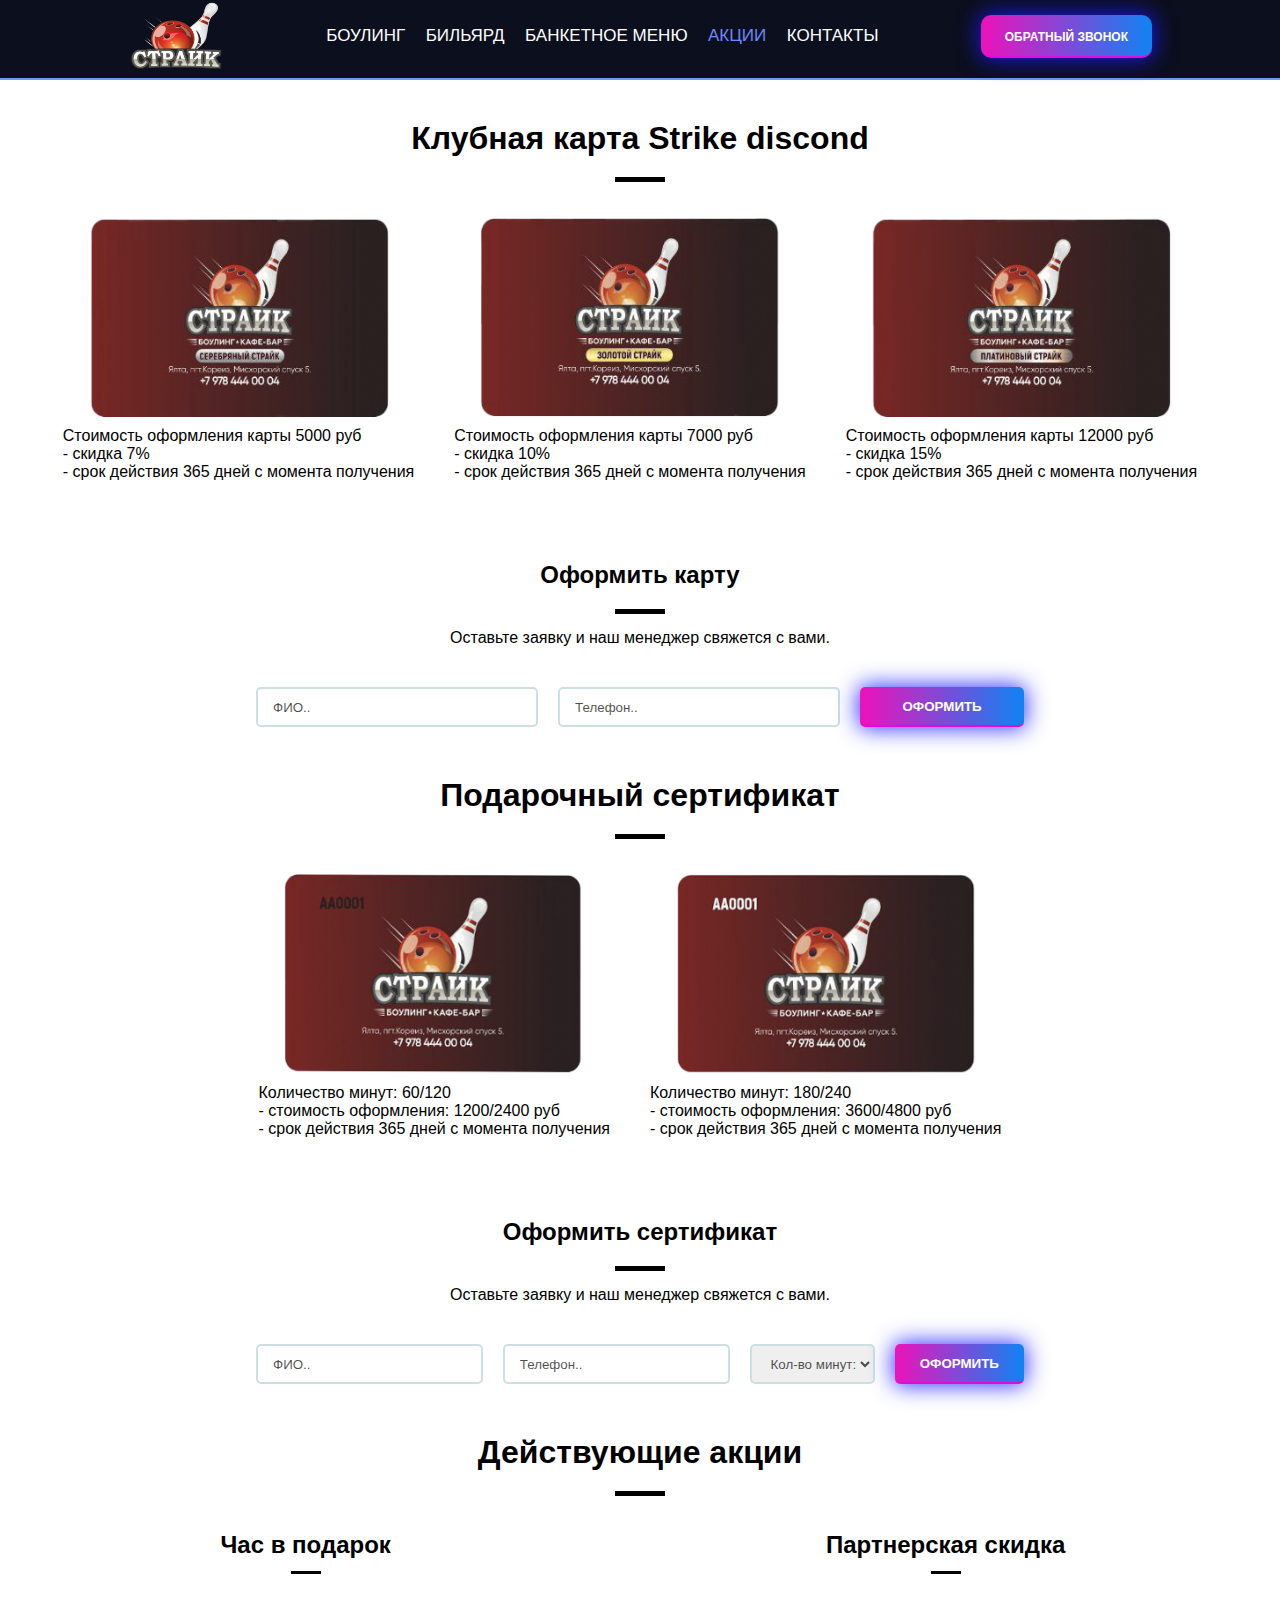
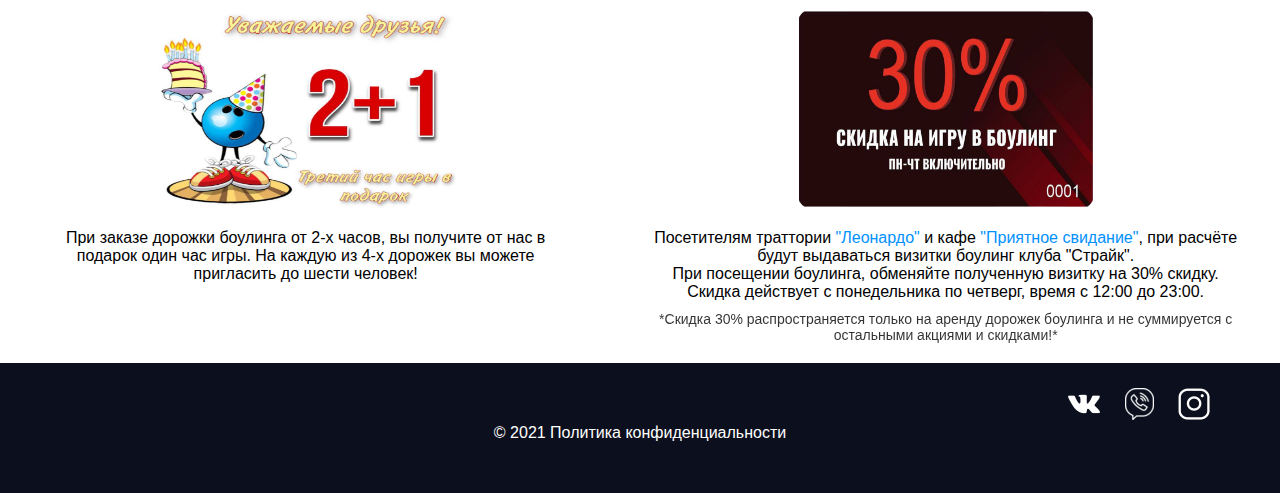
<file: share.html>
<!DOCTYPE html>
<html lang="en">
<head>
    <meta charset="UTF-8">
    <meta http-equiv="X-UA-Compatible" content="IE=edge">
    <meta name="viewport" content="width=device-width, initial-scale=1.0">
    <meta name="description" content="Боулинг клуб Strike постоянно проводик скидки и акции для своих посетителей. Не пропустите интересные предложения!">
    <meta name="keywords" content="Боулинг, Ялта, Кореиз, Strike, Акции, Отдых">
    <link rel="stylesheet" href="header.css">
    <link rel="stylesheet" href="footer.css">
    <link rel="stylesheet" href="share.css">
    <link rel="stylesheet" href="result.css">
    <link rel="stylesheet" href="modal.css">
    <title>Боулинг Ялта | Акции боулинг клуба Strike</title>
</head>
<body>
    <header class="header">
        <div class="header-container">
            <div class="logo"><img src="png/bouling.png"  class="bouling-img"alt="aa"></div>
            <nav class="navigation">
               <div class="nav-bar">
                <a href="index.html">Боулинг</a>
                <a href="bilyard.html">Бильярд</a>
                <a href="png/menu_compressed.pdf" target="_blank">Банкетное меню</a>
                <a href="share.html" class="active">Акции</a>
                <a href="contacts.html">Контакты</a>
               </div>
            </nav>
            <div class="book">
                    <button id="myBtn">обратный звонок</button>
            </div>
            <div class="menu"><img src="svg/menu.svg" alt="menu"></div>
            <div class="menuOpen">
                <div class="relativeContainer">
                <img src="svg/close.svg" alt="close" class="menuClose">
            </div>
            <a href="index.html">Боулинг</a>
            <a href="bilyard.html">Бильярд</a>
            <a href="png/menu_compressed.pdf" target="_blank">Банкетное меню</a>
            <a href="share.html" class="active">Акции</a>
            <a href="contacts.html">Контакты</a>
        </div>
        </div>
    </header>
    <div class="main-container">
        <main>
            <div class="card">
                <h1>Клубная карта Strike discond</h1>
                <div class="card-container">
                    <div class="grey container-elem">
                        <div class="card-icon">
                            <img src="card/aurum.png" alt="aurum" class="start">
                        </div>
                        <p>Cтоимость оформления карты 5000 руб</p>
                        <p>- скидка 7%</p>
                        <p>- срок действия 365 дней с момента получения</p>
                    </div>
                    <div class="gold container-elem">
                        <div class="card-icon">
                            <img src="card/gold.png" alt="gold" class="start">
                        </div>
                        <p>Cтоимость оформления карты 7000 руб</p>
                        <p>- скидка 10%</p>
                        <p>- срок действия 365 дней с момента получения</p>
                    </div>
                    <div class="platium container-elem">
                        <div class="card-icon">
                            <img src="card/platina.png" alt="platina" class="start">
                        </div>
                        <p>Cтоимость оформления карты 12000 руб</p>
                        <p>- скидка 15%</p>
                        <p>- срок действия 365 дней с момента получения</p>
                    </div>
                </div>
            </div>
            <div class="addCard">
                <h2>Оформить карту</h2>
                <p>Оставьте заявку и наш менеджер свяжется с вами.</p>
                <form>
                    <input type="text" name="name" id="name" placeholder="ФИО.." class="card-input">
                    <input type="text" name="tel" id="tel" placeholder="Телефон.." class="card-input">
                    <input type="button" name="add" id="add" value="Оформить" class="card-add">
                </form>
            </div>
            <div class="sertificat">
                <h1>Подарочный сертификат</h1>
                <div class="sertificat-container">
                    <div class="sertificat-container-elem">
                        <div class="sertificat-icon leftIcon">
                            <img src="podarok/podarok-1.png" alt="1" class="start-S">
                        </div>
                        <p>Количество минут: 60/120</p>
                        <p>- стоимость оформления: 1200/2400 руб</p>
                        <p>- срок действия 365 дней с момента получения</p>
                    </div>
                    <div class="sertificat-container-elem">
                        <div class="sertificat-icon rightIcon">
                            <img src="podarok/podarok-2.png" alt="2" class="start-S">
                        </div>
                        <p>Количество минут: 180/240</p>
                        <p>- стоимость оформления: 3600/4800 руб</p>
                        <p>- срок действия 365 дней с момента получения</p>
                    </div>
                </div>
            </div>
            <div class="addSert">
                <h2>Оформить сертификат</h2>
                <p>Оставьте заявку и наш менеджер свяжется с вами.</p>
                <form>
                    <input type="text" name="name" id="sertificat-name" placeholder="ФИО.." class="sert-input">
                    <input type="text" name="tel" id="sertificat-tel" placeholder="Телефон.." class="sert-input">
                    <select name="sertValue" id="sertValue" class="selected">
                        <option value=""disabled selected hidden>Кол-во минут:</option>
                         <option value="60">60</option>
                         <option value="120">120</option>
                         <option value="180">180</option>
                         <option value="240">240</option>
                    </select>
                    <input type="button" name="add" id="sertificat-add" value="Оформить" class="sert-add">
                </form>
            </div>
            <div class="shareToday">
                <h1>Действующие акции</h1>
                <div class="shareToday-container">
                    <div class="twoPlusOne">
                        <h2>Час в подарок</h2>
                        <div class="twoPlusOne-container">
                            <div class="twoPlusOne-icon">
                                <img src="png/Plus.png" alt="Plus">
                            </div>
                            <p>При заказе дорожки боулинга от 2-х часов, вы получите от нас в подарок один час игры. На каждую из 4-х дорожек вы можете пригласить до шести человек!</p>
                        </div>
                    </div>
                    <div class="partners">
                        <h2>Партнерская скидка</h2>
                        <div class="partners-container">
                            <div class="partners-icon">
                                <img src="png/partners.png" alt="partner">
                            </div>
                            <p>Посетителям траттории <a href="https://yandex.ru/maps/-/CCUj5ZTc3D" target="_blank">"Леонардо"</a> и кафе <a href="https://yandex.ru/maps/-/CCUj5Zg4gD" target="_blank">"Приятное свидание"</a>, при расчёте будут выдаваться визитки боулинг клуба "Страйк".<br> При посещении боулинга, обменяйте полученную визитку на 30% скидку. Скидка действует с понедельника по четверг, время с 12:00 до 23:00.</p>
                            <p class="small">*Скидка 30% распространяется только на аренду дорожек боулинга и не суммируется с остальными акциями и скидками!*</p>
                        </div>
                    </div>
                </div>

            </div>
    <div id="myModal" class="modal">
        <div class="box">
            <div class="modal-content">
                <form action="#" class="modal-form">
                    <div>
                        <input type="text" placeholder="Введите ваш номер.." name="callName" class="modal-tel">
                    </div>
                    <div>
                        <input type="text" placeholder="Ваше имя(необязательно)" name="callName" class="modal-name">
                    </div>
                    <input type="button" value="Заказать" class="modal-btn">
                    
                </form>
                
            </div>
            
        </div>
        <div class="close"><img src="png/cancel_FILL1_wght100_GRAD0_opsz48.svg" alt="cancel"></div>
            
    </div>
            <div class="result-container">
                <div class="ok agree">
                    <div class="ok-container">
                        <div class="result-logo">
                            <img src="svg/check.svg" alt="ok">
                        </div>
                        <div class="text"><h4>Успешно!</h4>
                            <p>Ваша заявка принята</p>
                        </div>
                    </div>
                    <div class="container-buttom">
                        <div class="result-button">
                            <button>OK</button>
                        </div>
                    </div>
                </div>
                <div class="oops eror">
                    <div class="ok-container">
                        <div class="result-logo">
                            <img src="svg/eror.svg" alt="eror">
                        </div>
                        <div class="text"><h4>Ошибка!</h4>
                            <p>Попробуйте позже.</p>
                        </div>
                    </div>
                    <div class="container-buttom">
                        <div class="result-button">
                            <button>OK</button>
                        </div>
                    </div>
                </div>
            </div>
        </main>
    </div>
    <footer class="footer">
        <div class="footer-container">
            <div class="social">
                <a href="https://vk.com/strikeclub1" target="_blank"><img src="png/vk.png" alt="vk"></a>
                <a href="https://invite.viber.com/?g2=AQAHSa50A9vBj09d4tySoXbr870QiP3CJXdhqdCVG3C9sjC%2F16XV3Hk0kw42au2q" target="_blank"><img src="png/viber.png" alt="vi"></a>
                <a href="#"><img src="png/instagram.png" alt="inst"></a>
            </div>
        </div>
        <div class="copyright">
            <p>© 2021 Политика конфиденциальности</p>
        </div>
    </footer>
    <script src="js/share.js" type="module"></script>
</body>
</html>
</file>
<file: header.css>
* {
    margin: 0;
    padding: 0;
    box-sizing: border-box;
}

@import url('https://fonts.googleapis.com/css2?family=Mulish:ital,wght@0,300;0,400;0,500;0,700;0,800;0,900;1,1000&display=swap');

body {
    /* background-color: #020204; */
    font-family: 'Mulish', sans-serif;
}

.header {
    width: 100%;
    margin: auto;
    height: 80px;
    color: #000;
    background-color: #0c0f1d;
    border-bottom: 2px solid #74acffe6;
}

.header-container {
    width: 80%;
    display: flex;
    justify-content: space-between;
    margin: auto;
}

.logo {
    display: flex;
    align-items: center;
}

.bouling-img {
    width: 96px;
    height: 72px;
}

.navigation {
    display: flex;
    align-items: center;
    justify-content: center;
}

.nav-bar a {
    padding: 16px 8px;
    color: #ffffff;
    text-decoration: none;
    font-size: 17px;
    text-transform: uppercase;
    font-weight: 500;
    transition: opacity 0.3s linear;
}

.nav-bar a:hover {
    opacity: 0.5;
}

.book {
    display: flex;
    align-items: center;
}

.header button {
    /* width: 220px; */
    padding: 12px 24px 8px;
    font-family: "Muller", "Arial", sans-serif;
    font-size: 12px;
    line-height: 21px;
    font-weight: 700;
    text-transform: uppercase;
    color: #fff;
    background: linear-gradient(to right, #ed12ba, #0f83f3);
    border-radius: 10px;
    box-shadow: 0 0px 22.56px 1.44px rgb(26 25 255 / 89%);
    border: 0;
    border-bottom: 2px solid #e109e0;
    text-align: center;
    cursor: pointer;
    transition:  box-shadow 0.5s ease;
    text-align: center;
    font-family: 'Mulish', sans-serif;
}

.header button:hover, .elem-btn button:hover, .btn:hover {
box-shadow: none;
}

.agree {
    box-shadow: 0 0px 22.56px 1.44px rgba(25, 255, 109, 0.89);
  }

  .active {
    color: #6e88ff !important;
  }

.menu {
    display: none;
    align-items: center;
}

.menuOpen {
    display: none;
}






@media (max-width: 1200px){
    .menu {
        display: flex;
        align-items: center;
    }
    .navigation {
        display: none;
    }
.header-container {
    justify-content:space-between;
    width: 90%;
}
.menuOpen {
    display: none;
    position: fixed;
    top: 0;
    right: 0;
    z-index: 9999;
    height: 100vh;
    width: 40%;
    height: 100%;
    background-color: #fff;
    color: #000;
    flex-direction: column;
    padding: 40px 40px;
    box-shadow: 0px 0px 15px rgb(30 28 28 / 70%);
    border-bottom-left-radius: 20px;
    border-top-left-radius: 20px;
}


.menuOpen a {
    text-decoration: none;
    position: relative;
    color: #000;
    font-size: 20px;
    margin-bottom: 40px;
    text-transform: uppercase;
    letter-spacing: 5px;
}

.relativeContainer {
    width: 100%;
    height: 50px;
    position: relative;
    margin-bottom: 40px;
}

.menuClose {
    position: absolute;
    top: 0;
    right: 0;
}

.menuClose:hover {
    transform: scale(1.1);
}

.open {
    animation: showBlock 0.5s linear forwards;
}
@keyframes showBlock {
    0% {
      width: 0;
      opacity: 0;
    }
    100% {
      width: 30%;
      opacity: 1;
    }
  }
}

@media (max-width: 600px){
    .header button {
        padding: 12px 25px;
    }
    .bouling-img {
        width: 80px;
        height: 70px;
    }
    .header {
        display: flex;
    }
    .menuOpen {
        width: 100%;
        border-top-left-radius: 0;
        border-bottom-left-radius: 0;
    }
    @keyframes showBlock {
        0% {
          width: 0;
          opacity: 0;
        }
        100% {
          width: 100%;
          opacity: 1;
        }
      }
}

@media (max-width: 400px){
.header button{
    padding: 5px 5px;
    font-size: 12px;
}
.bouling-img {
    width: 60px;
    height: 60px;
}
}
</file>
<file: style.css>
* {
    margin: 0;
    padding: 0;
    box-sizing: border-box;
}

@import url('https://fonts.googleapis.com/css2?family=Mulish:ital,wght@0,300;0,400;0,500;0,700;0,800;0,900;1,1000&display=swap');

body {
    background-color: #020204;
    font-family: 'Mulish', sans-serif;
    padding: 0;
    margin: 0;
}

.main-container{
    width: 100%;
    height: 100%;
    margin: 0 auto;
    background-color: #fff;
}

.first-info {
    width: 100%;
    height: 600px;
    background-image: url("img/3.jpg");
    background-repeat: no-repeat;
    background-position: center;
    background-size: cover;
    position: relative;
}

.first-info-container {
    width: 500px;
    height: 300px;
    background-color: #0c0f1dab;
    border-radius: 20px;
    padding: 40px 10px 10px 40px;
    position: absolute;
    left: 150px;
    top: 100px;
}

.first-info-elem h2 {
    font-size: 34px;
    color: #fff;
    text-shadow: -1px 1px 0px #c29dfa, -3px 3px 0px rgb(147 79 250), -6px 6px 0px #6600ff;
}

.first-info-elem p {
    display: inline-block;
    width: 90%;
    margin-top: 10px;
    font-size: 19px;
    color: #fff;
}

.elem-btn button {
    margin-top: 20px;
    width: 220px;
    padding: 15px 30px 10px;
    font-family: "Muller", "Arial", sans-serif;
    font-size: 15px;
    line-height: 26px;
    font-weight: 700;
    text-transform: uppercase;
    color: #fff;
    background: linear-gradient(to right, #ed12ba, #0f83f3);
    border-radius: 10px;
    box-shadow: 0 0px 22.56px 1.44px rgb(26 25 255 / 89%);
    border: 0;
    border-bottom: 2px solid #e109e0;
    text-align: center;
    cursor: pointer;
    transition:  box-shadow 0.5s ease;
    text-align: center;
}


.about-block {
    width: 100%;
}

.about-container{
    width: 50%;
    margin: 50px auto;
}

.about-container p {
    line-height: 1.7;
    margin-bottom: 19px;
    font-size: 16px;
    text-align: center;
    position: relative;
    font-weight: 500;
}

.p a {
    text-decoration: none;
    color: rgb(0, 145, 255);
    transition: all 0.3s linear;
}

.p a:hover {
    filter: brightness(30%);
}

.about-container h1 {
    color: #25272c;
    font-size: 22px;
    font-weight: 700;
    letter-spacing: 4px;
    text-transform: uppercase;
    text-align: center;
    position: relative;
    margin-bottom: 50px;
}

.about-container h1::after {
    display: block;
    width: 50px;
    height: 5px;
    background-color: #000;
    content: "";
    position: absolute;
    left: calc(50% - 25px);
    bottom: -25px;
}

.slider-block {
    width: 100%;
    height: 600px;
    color: #fff;
}

.map {
    width: 100%;
}

.map h1 {
    color: #25272c;
    font-size: 22px;
    font-weight: 700;
    letter-spacing: 4px;
    text-transform: uppercase;
    text-align: center;
    position: relative;
    margin-bottom: 50px;
}

.map h1::after {
    display: block;
    width: 50px;
    height: 5px;
    background-color: #000;
    content: "";
    position: absolute;
    left: calc(50% - 25px);
    bottom: -25px;
}

.eror {
    box-shadow: 0 0px 22.56px 1.44px rgba(255, 25, 25, 0.89);
}
.eror:focus {
    box-shadow: 0 0px 22.56px 1.44px rgba(255, 25, 25, 0.89) !important;
}

@media (max-width:900px){
    .about-container {
        width: 90%;
    }
}

@media (max-width:800px){
    .first-info-container {
        left: 50px;
    }
}

@media (max-width:600px){
    .first-info-container {
        left: 15px;
        width: 450px;
    }
}

@media (max-width:500px){
    .first-info {
        display: flex;
        justify-content: center;
        align-items: center;
        height: 400px;
    }
    .first-info-container {
        position: static;
        width: 300px;
        height: 270px;
        padding: 30px 10px 30px 30px;
    }
    .first-info-container p {
        font-size: 15px;
    }
}
</file>
<file: slider.css>
*{
    box-sizing: border-box;
    }
    
    .slider-container {
        max-width: 100%;
        margin: 0 auto;
        background-color: #ccc;
    }
    
    .slider {
        height: 600px;
        position: relative;
        overflow: hidden;
    }
    
    .slider_inner {
        width: 100%;
        height: 100%;
        display: flex;
        flex-direction: row;
        position: absolute;
        left: 0;
        top: 0;
        transition: all 1s ease;
    }
    
    .slider-elem{
        width: 100%;
        min-width: 100%;
        height: 100%;
        position: relative;
        margin: 0;
    }
    
    .slider-elem img {
        min-width: 100%;
        display: block;
        position: absolute;
        top: 50%;
        left: 50%;
        transform: translate(-50%, -50%);
    }
    
    
    .button-slider {
        position: absolute;
        z-index: 99;
        top: 50%;
        transform: translate(0, -50%);
        cursor: pointer;
        display: flex;
        flex-direction: column;
        align-items: center;
        justify-content: center;
        width: 70px;
        height: 70px; 
    }
    
    .button-slider img {
        cursor: pointer;
    }
    
    .button-right {
    right: 0;
    }
    
    .button-left {
    left: 0;
    display: none;
    }


    @media (max-width:1300px){
        .slider-elem img {
            width: 100%;
            height:100%;
            display: block;
            position: absolute;
            top: 50%;
            left: 50%;
            transform: translate(-50%, -50%);
        }
        .slider, .slider-block {
            height: 500px;
        }
        .slider-container {
            background-color: #fff;
        }
        
    }
    
    @media (max-width:750px){
        .kostul {
            height:500px;
        }
    }

    @media (max-width:700px) {
        .slider, .slider-block {
            height: 500px;
        }
    }

    @media (max-width:600px) {
        .slider, .slider-block {
            height: 400px;
        }
    }

    @media (max-width:500px) {
        .slider, .slider-block {
            height: 300px;
        }
        .kostul {
            height:300px;
        }
    }

    @media (max-width:400px) {
        .slider, .slider-block {
            height: 250px;
        }
    }
</file>
<file: table-price.css>
.about-table {
    width: 70%;
}

.price-table{
    width: 100%;
    border-collapse: collapse;
    margin-bottom: 50px;
}
.price-table td {
    width: 33%;
    border: 1px solid #ddd;
    padding: 10px;
    text-align: center;
}
.price-table thead td {
    background: #eee;
    font-weight: bold;
}

.left {
    text-align: left !important;
    font-weight: 500 !important;
}
</file>
<file: form.css>
.form-block {
    width: 90%;
    margin: auto;
}

.form-block h1 {
    color: #25272c;
    font-size: 22px;
    font-weight: 700;
    letter-spacing: 4px;
    text-transform: uppercase;
    text-align: center;
    position: relative;
    margin-bottom: 50px;
}

.form-block h1::after {
    display: block;
    width: 50px;
    height: 5px;
    background-color: #000;
    content: "";
    position: absolute;
    left: calc(50% - 25px);
    bottom: -25px;
}

.form input {
    width: 25%;
    height: 40px;
    margin-bottom: 10px;
    border-radius: 5px;
    border: 2px solid  rgb(206,223,225);
    outline: none;
    padding-left: 15px;
    margin-right: 50px;
    transition: all 0.5s linear;
}

.form input:focus {
    border: 2px solid rgb(206 223 225 / 0%);
    box-shadow: 0 0px 12.56px 1.44px rgb(12, 15, 29);
}

.form {
    display: flex;
    justify-content: space-around;
    padding-bottom: 50px;
}

/* .datetime {
    width: 25% !important;
    padding:0 5px 0 2px !important;
} */

.btn {
    text-decoration: none;
    padding: 0;
    width: 25%;
    height: 40px;
    border-radius: 5px;
    cursor: pointer;
    border: 0;
    background: linear-gradient(to right, #ed12ba, #0f83f3);
    box-shadow: 0 0px 22.56px 1.44px rgb(26 25 255 / 89%);
    transition:  box-shadow 0.5s ease;
    border-bottom: 2px solid #e109e0;
    color: #fff;
    font-weight: 800;
    font-family: 'Mulish', sans-serif;
}


@media (max-width:1000px){
    .btn {
        font-size: 13px;
    }
}

@media (max-width:900px){
    .form {
        flex-direction: column;
        align-items: center;
    }
    .form input {
        margin: 0;
        margin-bottom: 20px;
        width: 50%;
    }
    .btn {
        width: 35%;
    }
}

@media (max-width:600px){
    .form input {
        width: 70%;
    }
    .btn {
        width: 65%;
    }
}
</file>
<file: footer.css>
.footer{
    width: 100%;
    height: 130px;
    background-color: #0c0f1d;
}

.footer-container {
    display: flex;
    justify-content: right;
    padding: 25px 50px 0 50px;
}

.social a {
    filter: invert(1);
    margin-right: 20px;
    width: 64px;
    height: 40px;
}
.social img {
    transition: transform 0.3s linear;
}

.social img:hover {
    transform: translateY(-5px);
}

.copyright {
    color: #fff;
    display: flex;
    justify-content: center;
}

@media (max-width:900px) {
    .footer-container {
        padding: 50px 15px 0 50px;
    }
    .social a img {
        transform: scale(0.8);
    }
    .social img:hover {
    transform: scale(0.9);
    }
}

@media (max-width: 700px){
    .footer {
        position: relative;
    }
    .social {
        display: flex;
        justify-items: right;
        flex-direction: column;
        position: absolute;
        top: 15px;
        right: 15px;
    }
    .social a {
        margin: 0;
        width: 32px;
    }
}

@media (max-width: 500px){
    .copyright p {
        font-size: 14px;
    }
    .social a img {
        transform: scale(0.6);
    }
    .social img:hover {
    transform: scale(0.7);
    }
}

@media (max-width: 400px){
    .social {
        right: 5px;
        top: 5px;
    }
    .copyright p {
        font-size: 12px;
    }
    .social a {
        height: 30px;
    }
    .footer {
        height: 100px;
    }
}
@media (max-width: 340px){
    .social {
        right: 1px;
    }
    .copyright p {
        font-size: 12px;
    }
}
</file>
<file: modal.css>
.modal {
    display: none;
    position: fixed;
    z-index: 1;
    left: 0;
    top: 0;
    width: 100%;
    height: 100%;
    overflow: auto;
    background-color: rgb(0,0,0);
    background-color: rgba(0,0,0,0.4);
  }

  .box{
    background-color: #0c0f1d;
    /* margin: 15% auto; */
    top: 25%;
    left: calc(50% - 160px);
    padding: 20px;
    width: 320px;
    height: 200px;
    border-radius: 20px;
    position: relative;
    overflow: hidden;
  }

  .box::before 
{
	content: '';
	z-index: 1;
	position: absolute;
	top: -50%;
	left: -50%;
	width: 320px;
	height: 200px;
	transform-origin: bottom right;
	background: linear-gradient(0deg,transparent,#45f3ff,#f945ff);
	animation: animate 6s linear infinite;
}
.box::after 
{
	content: '';
	z-index: 0;
	position: absolute;
	top: -50%;
	left: -50%;
	width: 320px;
	height: 200px;
	transform-origin: bottom right;
	background: linear-gradient(0deg,transparent,#f945ff,#45f3ff);
	animation: animate 6s linear infinite;
	animation-delay: -3s;
}
@keyframes animate 
{
	0%
	{
		transform: rotate(0deg);
	}
	100%
	{
		transform: rotate(360deg);
	}
}
  
  .modal-content {
    background-color: #0c0f1d;
    width: calc(100% - 4px);
    height: calc(100% - 4px);
    border-radius: 20px;
    position: absolute;
    top: 2px;
    left: 2px;
    z-index: 1;
    padding: 20px;
  }
  

  .modal-form {
    width: 100%;
  }

  .modal-name, .modal-tel {
    display: block;
    width: 80%;
    margin: 15px auto;
    height: 30px;
    border: 0;
    border-radius: 5px;
    padding: 5px 10px;
    outline: none;
    background-color: #3d456c;
    color: #f0f0f0;
  }

  .modal-name::placeholder, .modal-tel::placeholder{
    color: #f0f0f0;
  }

  .modal-btn {
    display: block;
    width: 70%;
    height: 40px;
    border-radius: 20px;
    border: 0;
    margin: auto;
    background: linear-gradient(67deg, rgba(237,18,186,1) 26%, rgba(15,131,243,1) 100%);
    box-shadow: 0 0px 22.56px 1.44px rgb(26 25 255 / 89%);
    transition:  box-shadow 0.5s ease;
    color: #fff;
    font-weight: 600;
    font-size: 16px;
    cursor: pointer;
    text-transform: uppercase;
    margin-top: 20px;
  }


  .modal-btn:hover {
    box-shadow: none;
  }

  .close {
    filter: invert(1);
    position: absolute;
    top: calc(25% - 15px);
    left: calc(50% + 127px);
    transition: 0.5s;
    cursor: pointer;
    z-index: 3;
  }

  .close:hover {
    transform: scale(0.9);
  }
  
  .agree {
    box-shadow: 0 0px 22.56px 1.44px rgba(25, 255, 109, 0.89);
  }
</file>
<file: result.css>
.result-container {
    display: none;
    position: fixed;
    z-index: 1;
    left: 0;
    top: 0;
    width: 100%;
    height: 100%;
    overflow: auto;
    background-color: rgb(0,0,0);
    background-color: rgba(0,0,0,0.4);
}

.result-logo {

    margin-right: 20px;
}

.ok, .oops {
    display: none;
    background-color: #454954;
    margin: 15% auto;
    width: 330px;
    height: 100px;
    border-radius: 20px;
    position: relative;
    color: #e3e4e8;
}

.ok-container{
    padding: 20px;
    display: flex;
    align-items: center;
    width: 80%;
}

.container-buttom {
    display: flex;
    align-items: center;
    padding: 20px;
    width: 20%;
    height: 100%;
    border-left: 1px solid #5d606a;
    border-bottom-right-radius: 20px;
    border-top-right-radius: 20px;
    background-color: #454954;
    transition: all 0.3s linear;
}

.container-buttom:hover   {
    filter: brightness(0.9)
}

.container-buttom button {
    background-color: #454954;
    border: 0;
    color: #e3e4e8;
    font-size: 1em;
    line-height: 1;
    font-weight: 500;
}

.text h4 {
    font-size: 1em;
    font-weight: bold;
}

.text p {
    font-size: 0.8em;
    opacity: 0.75;
}
</file>
<file: bilyard.css>
.first-info {
    width: 100%;
    height: 600px;
    background-image: url("img/bilyard.jpg");
    background-repeat: no-repeat;
    background-position: center;
    background-size: cover;
    position: relative;
    /* background-color: blue; */
}

.first-info-container {
    width: 500px;
    height: 350px;
    background-color: #0c0f1dab;
    border-radius: 20px;
    padding: 40px 10px 10px 40px;
    position: absolute;
    left: 150px;
    top: 100px;
}

.first-info-elem h2 {
    font-size: 34px;
    color: #fff;
    text-shadow: -1px 1px 0px #c29dfa, -3px 3px 0px rgb(147 79 250), -6px 6px 0px #6600ff;
}

.first-info-elem p {
    display: inline-block;
    width: 90%;
    margin-top: 10px;
    font-size: 19px;
    color: #fff;
}

.elem-btn button {
    margin-top: 20px;
    width: 220px;
    padding: 15px 30px 10px;
    font-family: "Muller", "Arial", sans-serif;
    font-size: 15px;
    line-height: 26px;
    font-weight: 700;
    text-transform: uppercase;
    color: #fff;
    background: linear-gradient(to right, #ed12ba, #0f83f3);
    border-radius: 10px;
    box-shadow: 0 0px 22.56px 1.44px rgb(26 25 255 / 89%);
    border: 0;
    border-bottom: 2px solid #e109e0;
    text-align: center;
    cursor: pointer;
    transition:  box-shadow 0.5s ease;
    text-align: center;
}

.about-block {
    width: 100%;
}

.about-container{
    width: 50%;
    margin: 50px auto;
}

.about-container p {
    line-height: 1.7;
    margin-bottom: 19px;
    font-size: 16px;
    text-align: center;
    position: relative;
    font-weight: 500;
}

.p a {
    text-decoration: none;
    color: rgb(0, 145, 255);
    transition: all 0.3s linear;
}

.p a:hover {
    filter: brightness(30%);
}


.about-container h1 {
    color: #25272c;
    font-size: 22px;
    font-weight: 700;
    letter-spacing: 4px;
    text-transform: uppercase;
    text-align: center;
    position: relative;
    margin-bottom: 50px;
}

.about-container h1::after {
    display: block;
    width: 50px;
    height: 5px;
    background-color: #000;
    content: "";
    position: absolute;
    left: calc(50% - 25px);
    bottom: -25px;
}

.eror {
    box-shadow: 0 0px 22.56px 1.44px rgba(255, 25, 25, 0.89);
}
.eror:focus {
    box-shadow: 0 0px 22.56px 1.44px rgba(255, 25, 25, 0.89) !important;
}

  .active {
    color: #6e88ff !important;
  }

  @media (max-width:900px){
    .about-container {
        width: 90%;
    }
}

@media (max-width:800px){
    .first-info-container {
        left: 50px;
    }
}

@media (max-width:600px){
    .first-info-container {
        left: 15px;
        width: 450px;
    }
}

@media (max-width:500px){
    .first-info {
        display: flex;
        justify-content: center;
        align-items: center;
        height: 400px;
    }
    .first-info-container {
        position: static;
        width: 300px;
        height: 350px;
    }
    .first-info-container p {
        font-size: 15px;
    }
}
</file>
<file: contacts.css>
.container {
    width: 100%;
    display: flex;
    justify-content: center;
    align-items: center;
    flex-direction: column;
    padding-top: 5%;
}

.container h1 {
    margin-bottom: 70px;
    position:relative;
}

.container h1::after {
    display: block;
    width: 50px;
    height: 5px;
    background-color: #000;
    content: "";
    position: absolute;
    left: calc(50% - 25px);
    bottom: -25px;
}

.contacts {
    width: 70%;
    display: flex;
    justify-content: center;
}

.contacts h3 {
    margin: 20px 0;
}

.contacts a {
    text-decoration: none;
    color: rgb(0, 145, 255);
    margin-right: 10px;
}

.contacts img {
    transition: all 0.3s linear;
}

.contacts img:hover {
    transform: scale(1.1);
}

.contacts a:hover {
    color: rgb(133, 60, 136);
}

.call,.mail,.social-container {
    width: 33%;
    display: flex;
    flex-direction: column;
    align-items: center;
    text-align: center;
}


.lastChield {
    margin-top: 10px;
}

.img {
    width: 70px;
    height: 70px;
}


.map, .treeD {
    width: 90%;
    margin: 60px auto;
    text-align: center;
    border-top: 1px solid grey;
    padding: 20px;
}


.eror {
    box-shadow: 0 0px 22.56px 1.44px rgba(255, 25, 25, 0.89);
}
.eror:focus {
    box-shadow: 0 0px 22.56px 1.44px rgba(255, 25, 25, 0.89) !important;
}

  .active {
    color: #6e88ff !important;
  }


  @media (max-width:1000px){
    .contacts {
        width: 90%;
    }
}

@media (max-width:800px){
    .contacts {
        width: 99%;
    }
}

@media(max-width:550px){
    .map, .treeD {
        margin: 20px auto;
    }
    iframe {
        height: 250px;
    }
}

@media (max-width:500px){
    .contacts h3 {
        font-size: 17px;
    }
}

@media (max-width:450px){
    .contacts {
        flex-direction: column;
        align-items: center;
    }
    .call,.mail,.social-container {
        width: 90%;
        margin-bottom: 10px;
    }
    .container h1 {
        margin-bottom: 40px;
        font-size: 25px;
    }
}

@media (max-width:373px) {
    .map, .treeD {
        width: 100%;
        padding: 10px;
    }
}
</file>
<file: share.css>
.main-container {
    width: 100%;
}

.shareToday-container {
    display: flex;
}
.shareToday {
    margin-bottom: 20px;
}
.shareToday a {
    text-decoration: none;
    color: rgb(0, 145, 255);
}

.partners {
    width: 100%;
}

.partners h1, .twoPlusOne h1, .shareToday h1 {
    text-align: center;
    margin: 40px 0;
    position: relative;
}
.shareToday h2 {
    text-align: center;
    margin: 20px 0px 40px 0;
    position: relative;
}

.shareToday h2::after {
    display: block;
    width: 30px;
    height: 3px;
    background-color: #000;
    content: "";
    position: absolute;
    left: calc(50% - 15px);
    bottom: -15px;
}

.partners h1::after, .twoPlusOne h1::after, .shareToday h1::after  {
    display: block;
    width: 50px;
    height: 5px;
    background-color: #000;
    content: "";
    position: absolute;
    left: calc(50% - 25px);
    bottom: -25px;
}

.partners-container, .twoPlusOne-container{
    width: 100%;
    display: flex;
    align-items: center;
    flex-direction: column;
    height: 100%;
}
.partners-container p, .twoPlusOne-container p {
    width: 90%;
    text-align: center;
    margin-top: 10px;
}

.twoPlusOne-container p {
    width: 80%;
}

.small {
    font-size: 14px;
    opacity: 0.8;
}

.partners-icon, .twoPlusOne-icon {
    width: 300px;
    height: 200px;
    border-radius: 10px;
    margin: 10px auto;
}

.twoPlusOne-icon {
    width: 300px;
    height: 200px;
    border-radius: 10px;
    margin: 10px auto;
}

.partners-icon img, .twoPlusOne-icon  img {
    width: 100%;
    height: 100%;
    border-radius: 10px;
}

.card, .sertificat {
    width: 100%;
}

.card h1, .sertificat h1 {
    text-align: center;
    margin: 40px 0;
    position: relative;
}

.card h1::after, .sertificat h1::after {
    display: block;
    width: 50px;
    height: 5px;
    background-color: #000;
    content: "";
    position: absolute;
    left: calc(50% - 25px);
    bottom: -25px;
}

.card-container, .sertificat-container{
    width: 100%;
    display: flex;
    justify-content: center;
    height: 100%;
}

.container-elem, .sertificat-container-elem {
    margin-right: 20px;
    padding: 10px;
}

.card-icon, .sertificat-icon {
    width: 300px;
    height: 200px;
    border-radius: 10px;
    margin: 10px auto;
}

.card-icon img, .sertificat-icon img {
    width: 100%;
    height: 100%;
}

.addCard, .addSert{
    width: 100%;
    margin-top: 70px;
}

.addCard h2, .addSert h2 {
    text-align: center;
    margin-bottom: 40px;
    position: relative;
}

.addCard h2::after, .addSert h2::after {
    display: block;
    width: 50px;
    height: 5px;
    background-color: #000;
    content: "";
    position: absolute;
    left: calc(50% - 25px);
    bottom: -25px;
}

.addCard p, .addSert p {
    text-align: center;
}

.addCard form, .addSert form {
    width: 60%;
    margin:  40px auto;
    display: flex;
    justify-content: center;
}

.card-input, .sert-input, #sertValue {
    width: 300px;
    height: 40px;
    margin-bottom: 10px;
    border-radius: 5px;
    border: 2px solid  rgb(206,223,225);
    outline: none;
    padding-left: 15px;
    display: block;
    margin-right: 20px;
    transition: all 0.5s linear;
    color: rgb(0 0 0 / 70%);
}
.card-input::-webkit-input-placeholder, .sert-input::-webkit-input-placeholder, #sertValue::-webkit-input-placeholder {
    color: rgb(0 0 0 / 70%);
   } 
.card-input::-moz-placeholder, .sert-input::-moz-placeholder, #sertValue::-moz-placeholder {
    color: rgb(0 0 0 / 70%);
   }
.selected {
    color: rgb(0 0 0 / 70%);
}

.card-input:focus, .sert-input:focus, #sertValue:focus {
    border: 2px solid rgb(206 223 225 / 0%);
    box-shadow: 0 0px 12.56px 1.44px rgb(12, 15, 29);
}

#sertValue {
    width: 150px;
    height: 40px;
}

.card-add, .sert-add {
    text-decoration: none;
    width: 175px;
    height: 40px;
    border: 0;
    border-radius: 5px;
    text-transform: uppercase;
    cursor: pointer;
    background: linear-gradient(to right, #ed12ba, #0f83f3);
    box-shadow: 0 0px 22.56px 1.44px rgb(26 25 255 / 89%);
    transition:  box-shadow 0.5s ease;
    border-bottom: 2px solid #e109e0;
    color: #fff;
    font-weight: 800;
    font-family: 'Mulish', sans-serif;
}

.card-add:hover, .sert-add:hover {
    box-shadow: none;
}


.eror {
    box-shadow: 0 0px 22.56px 1.44px rgba(255, 25, 25, 0.89);
}
.eror:focus {
    box-shadow: 0 0px 22.56px 1.44px rgba(255, 25, 25, 0.89) !important;
}

.active {
    color: #6e88ff !important;
  }

  @media (max-width:1100px){
    .card-container, .sertificat-container {
    flex-direction: column;
    text-align: center;
    font-size: 20px;
    }
    .card-icon, .sertificat-icon {
        width: 500px;
        height: 300px;
        margin: auto;
        margin-bottom: 10px;
    }
    .container-elem, .sertificat-container-elem {
        margin-right: 0;
    }
    .addCard form {
        width: 80%;
    }
    .addSert form {
        width: 80%;
    }
    .sert-input,.sert-add,#sertValue {
        width: 25%;
    }
  }

  @media (max-width:800px){
    .addCard form {
        width: 90%;
    }
    .card-input {
        width: 35%;
    }
    .card-add {
        width: 30%;
    }
  }

  @media (max-width:700px){
    .addSert form {
        width: 90%;
        flex-direction: column;
        align-items: center;
    }
    .sert-input, #sertValue {
        width: 70%;
        margin-right: 0;
    }
    .sert-add {
        width: 60%;
        margin-top: 5px;
    }
  }

  @media (max-width:650px){
    .shareToday-container {
        display: block;
    }
    .partners-container p, .twoPlusOne-container p {
        font-size: 15px;
    }
  }

  @media (max-width: 550px){
    .card-icon, .sertificat-icon {
        width:300px;
        height: 200px;
    }
    .addCard {
        margin-top: 40px;
        padding: 5px;
    }
    .addSert {
        margin-top: 40px;
        padding: 5px; 
    }
  }

  @media (max-width:450px){
    .addCard form {
        width: 90%;
        flex-direction: column;
        align-items: center;
    }
    .card-input {
        width: 70%;
        margin-right: 0;
    }
    .card-add {
        width: 60%;
        margin-top: 5px;
    }
    .partners-container p, .twoPlusOne-container p {
        width: 100%;
    }
    .partners-container, .twoPlusOne-container {
        padding: 5px;
    }

    .shareToday h2 {
        margin: 20px 0;
    }

}
</file>
